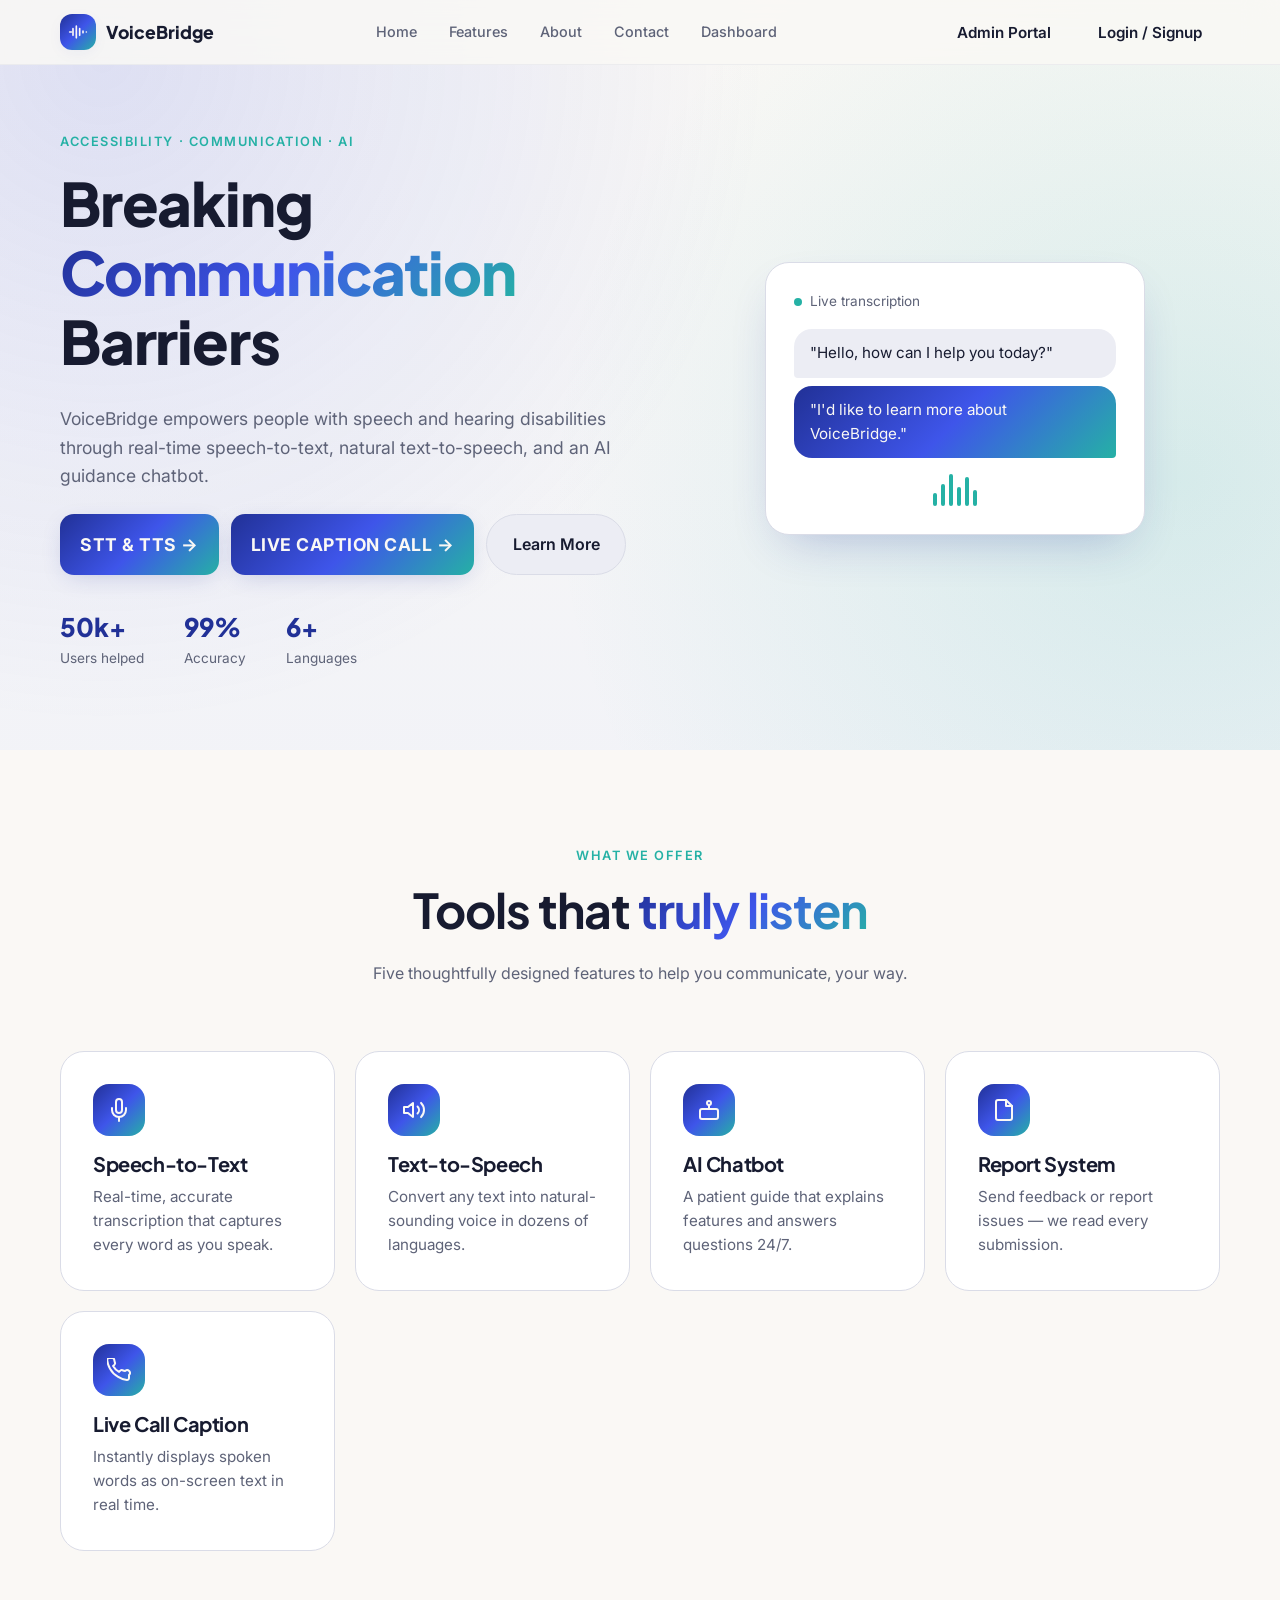
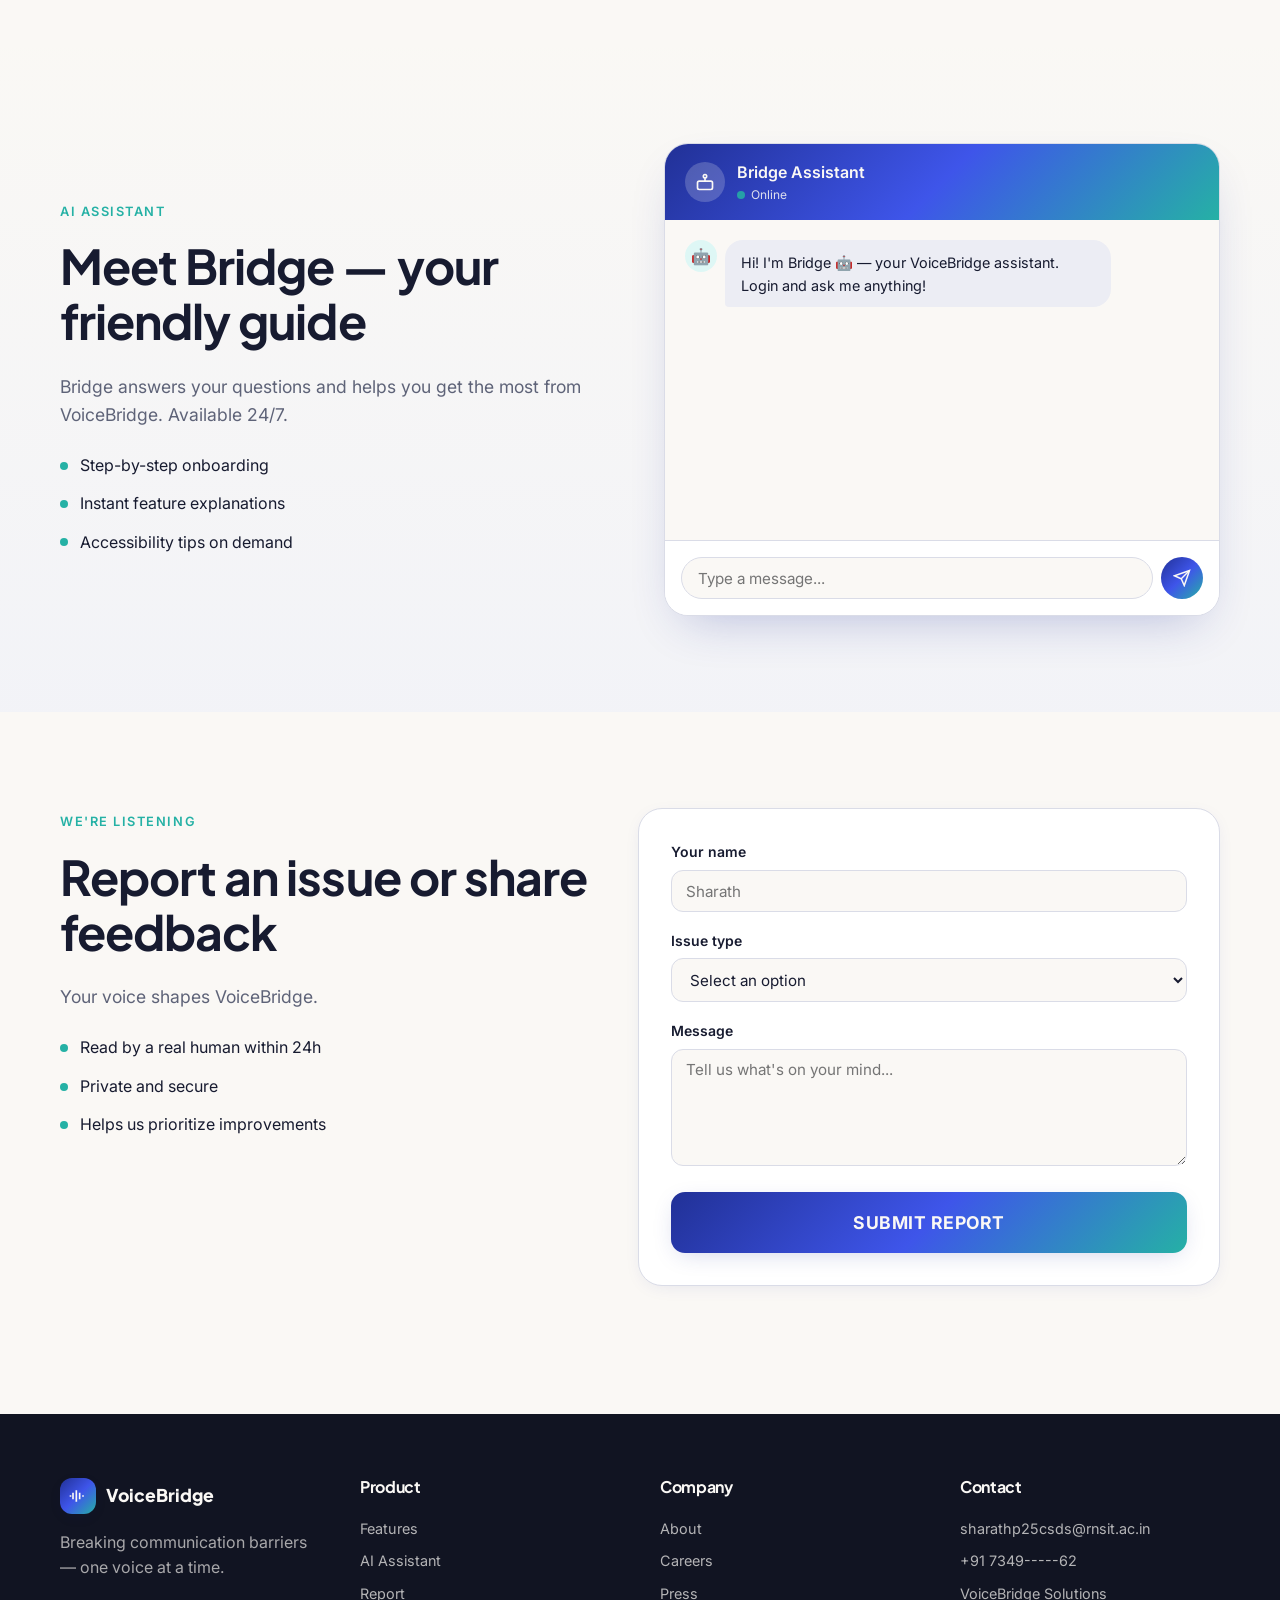
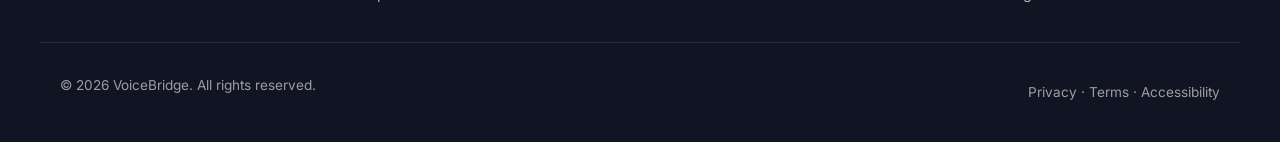
<file: frontend/index.html>
<!doctype html>
<html lang="en">

<head>
  <meta charset="UTF-8" />
  <meta name="viewport" content="width=device-width, initial-scale=1.0" />
  <title>VoiceBridge — Breaking Communication Barriers</title>
  <link rel="preconnect" href="https://fonts.googleapis.com" />
  <link rel="preconnect" href="https://fonts.gstatic.com" crossorigin />
  <link
    href="https://fonts.googleapis.com/css2?family=Plus+Jakarta+Sans:wght@500;600;700;800&family=Inter:wght@400;500;600&display=swap"
    rel="stylesheet" />
  <link rel="stylesheet" href="css/style.css" />
  <link rel="icon" href="data:,">
  <script src="js/vendor/peerjs.min.js"></script>
</head>

<body>

  <!-- NAVBAR -->
  <header class="navbar" id="home">
    <div class="container nav-inner">
      <a href="#home" class="brand">
        <span class="brand-logo" aria-hidden="true">
          <svg viewBox="0 0 24 24" fill="none" stroke="currentColor" stroke-width="2" stroke-linecap="round"
            stroke-linejoin="round">
            <path d="M2 12h2M6 8v8M10 5v14M14 8v8M18 11v2M22 12h0" />
          </svg>
        </span>
        VoiceBridge
      </a>
      <nav class="nav-links" id="navLinks">
        <a href="#Home" id="navHomeBtn">Home</a>
        <a href="#features">Features</a>
        <a href="#about">About</a>
        <a href="#contact">Contact</a>
        <a href="#userDashboard">Dashboard</a>
      </nav>
      <div class="nav-actions">
        <button class="btn btn-ghost" id="adminPortalBtn">Admin Portal</button>
        <button class="btn btn-ghost" id="navAuthBtn" data-open-auth="login">Log in / Sign up</button>
        <button class="btn btn-ghost" id="logoutBtn" style="display:none;color:red;">Logout</button>

      </div>
    </div>
  </header>

  <main>

    <!-- HERO -->
    <section class="hero" id="Home">
      <div class="hero-bg" aria-hidden="true"></div>
      <div class="container hero-grid">
        <div class="hero-copy">
          <span class="eyebrow">Accessibility · Communication · AI</span>
          <h1>Breaking <span class="text-gradient">Communication</span> Barriers</h1>
          <p class="lead">
            VoiceBridge empowers people with speech and hearing disabilities through real-time
            speech-to-text, natural text-to-speech, and an AI guidance chatbot.
          </p>
          <div class="hero-actions">
            <button class="btn btn-hero btn-lg" data-open-auth="signup">STT & TTS →</button>
            <button class="btn btn-hero btn-lg" id="openCallModal">Live Caption Call →</button>
            <a href="#features" class="btn btn-soft btn-lg">Learn More</a>
          </div>
          <div class="hero-stats">
            <div><strong>50k+</strong><span>Users helped</span></div>
            <div><strong>99%</strong><span>Accuracy</span></div>
            <div><strong>6+</strong><span>Languages</span></div>
          </div>
        </div>
        <div class="hero-visual">
          <div class="hero-card float">
            <div class="hero-card-header">
              <span class="dot live"></span> Live transcription
            </div>
            <p class="bubble">"Hello, how can I help you today?"</p>
            <p class="bubble alt">"I'd like to learn more about VoiceBridge."</p>
            <div class="wave">
              <span></span><span></span><span></span><span></span><span></span><span></span>
            </div>
          </div>
        </div>
      </div>
    </section>

    <!-- USER DASHBOARD -->
    <section class="dashboard-panel user-dashboard" id="userDashboard">
      <div class="container dashboard-grid">
        <div class="dashboard-card dashboard-hero">
          <span class="eyebrow">Welcome back</span>
          <h2 class="dashboard-greeting">Hi there, ready to bridge another conversation?</h2>
          <p>Access your tools quickly, resume your live caption sessions, and let Bridge help you communicate with
            confidence.</p>
          <div class="dashboard-actions">
            <button class="btn btn-hero btn-lg" id="dashboardSuiteBtn">Start Communication Suite</button>
            <!-- <button class="btn btn-soft btn-lg" id="dashboardCallBtn">Start Live Caption</button> -->
          </div>
        </div>
        <div class="dashboard-card">
          <!-- <div class="dashboard-metric">
            <strong id="recentTranscriptCount">0</strong>
            <span>Recent transcripts</span>
          </div> -->
          <div class="dashboard-metric">
            <strong><span id="dashboardUserEmail">you@example.com</span></strong>
            <span>Logged in as</span>
          </div>
          <div class="dashboard-metric">
            <strong>Bridge AI</strong>
            <span>Ready to guide you</span>
          </div>
          <div class="dashboard-metric">
            <strong>Fast access</strong>
            <span>One tap to your main tools</span>
          </div>
        </div>
      </div>
    </section>

    <!-- FEATURES -->
    <section class="features" id="features">
      <div class="container">
        <div class="section-head">
          <span class="eyebrow center">What we offer</span>
          <h2>Tools that <span class="text-gradient">truly listen</span></h2>
          <p>Five thoughtfully designed features to help you communicate, your way.</p>
        </div>
        <div class="feature-grid">
          <article class="feature-card">
            <div class="icon-wrap"><svg viewBox="0 0 24 24" fill="none" stroke="currentColor" stroke-width="2"
                stroke-linecap="round" stroke-linejoin="round">
                <path d="M12 1a3 3 0 0 0-3 3v8a3 3 0 0 0 6 0V4a3 3 0 0 0-3-3z" />
                <path d="M19 10v2a7 7 0 0 1-14 0v-2" />
                <line x1="12" y1="19" x2="12" y2="23" />
              </svg></div>
            <h3>Speech-to-Text</h3>
            <p>Real-time, accurate transcription that captures every word as you speak.</p>
          </article>
          <article class="feature-card">
            <div class="icon-wrap"><svg viewBox="0 0 24 24" fill="none" stroke="currentColor" stroke-width="2"
                stroke-linecap="round" stroke-linejoin="round">
                <polygon points="11 5 6 9 2 9 2 15 6 15 11 19 11 5" />
                <path d="M15.54 8.46a5 5 0 0 1 0 7.07" />
                <path d="M19.07 4.93a10 10 0 0 1 0 14.14" />
              </svg></div>
            <h3>Text-to-Speech</h3>
            <p>Convert any text into natural-sounding voice in dozens of languages.</p>
          </article>
          <article class="feature-card">
            <div class="icon-wrap"><svg viewBox="0 0 24 24" fill="none" stroke="currentColor" stroke-width="2"
                stroke-linecap="round" stroke-linejoin="round">
                <rect x="3" y="11" width="18" height="10" rx="2" />
                <circle cx="12" cy="5" r="2" />
                <path d="M12 7v4" />
              </svg></div>
            <h3>AI Chatbot</h3>
            <p>A patient guide that explains features and answers questions 24/7.</p>
          </article>
          <article class="feature-card">
            <div class="icon-wrap"><svg viewBox="0 0 24 24" fill="none" stroke="currentColor" stroke-width="2"
                stroke-linecap="round" stroke-linejoin="round">
                <path d="M14 2H6a2 2 0 0 0-2 2v16a2 2 0 0 0 2 2h12a2 2 0 0 0 2-2V8z" />
                <polyline points="14 2 14 8 20 8" />
              </svg></div>
            <h3>Report System</h3>
            <p>Send feedback or report issues — we read every submission.</p>
          </article>
          <article class="feature-card">
            <div class="icon-wrap"><svg viewBox="0 0 24 24" fill="none" stroke="currentColor" stroke-width="2"
                stroke-linecap="round" stroke-linejoin="round">
                <path
                  d="M22 16.92v3a2 2 0 01-2.18 2 19.79 19.79 0 01-8.63-3.07A19.5 19.5 0 013.07 10.8 19.79 19.79 0 01.22 2.18 2 2 0 012.22 0h3a2 2 0 012 1.72c.127.96.361 1.903.7 2.81a2 2 0 01-.45 2.11L6.09 7.91a16 16 0 006 6l1.27-1.27a2 2 0 012.11-.45c.907.339 1.85.573 2.81.7A2 2 0 0122 16.92z" />
              </svg></div>
            <h3>Live Call Caption</h3>
            <p>Instantly displays spoken words as on-screen text in real time.</p>
          </article>
        </div>
      </div>
    </section>

    <!-- CHATBOT -->
    <section class="chatbot-section" id="about">
      <div class="container chat-grid">
        <div>
          <span class="eyebrow">AI Assistant</span>
          <h2>Meet Bridge — your friendly guide</h2>
          <p class="lead">Bridge answers your questions and helps you get the most from VoiceBridge. Available 24/7.</p>
          <ul class="bullets">
            <li><span class="dot accent"></span> Step-by-step onboarding</li>
            <li><span class="dot accent"></span> Instant feature explanations</li>
            <li><span class="dot accent"></span> Accessibility tips on demand</li>
          </ul>
        </div>
        <div class="chat-window">
          <div class="chat-header">
            <div class="avatar">
              <svg viewBox="0 0 24 24" fill="none" stroke="currentColor" stroke-width="2">
                <rect x="3" y="11" width="18" height="10" rx="2" />
                <circle cx="12" cy="5" r="2" />
                <path d="M12 7v4" />
              </svg>
            </div>
            <div>
              <p class="name">Bridge Assistant</p>
              <p class="status"><span class="dot accent"></span> Online</p>
            </div>
          </div>
          <div class="chat-body" id="chatBody"></div>
          <form class="chat-form" id="chatForm">
            <input id="chatInput" type="text" placeholder="Type a message..." autocomplete="off" />
            <button type="submit" class="btn-icon" aria-label="Send">
              <svg viewBox="0 0 24 24" fill="none" stroke="currentColor" stroke-width="2">
                <line x1="22" y1="2" x2="11" y2="13" />
                <polygon points="22 2 15 22 11 13 2 9 22 2" />
              </svg>
            </button>
          </form>
        </div>
      </div>
    </section>

    <!-- CALL HISTORY -->
    <section class="report-section history-section" id="history" style="display:none;">
      <div class="container report-grid">
        <div>
          <span class="eyebrow">Call history</span>
          <h2>Review your recent caption sessions</h2>
          <p class="lead">Each saved session captures the other person, timestamps, duration, and full transcript
            history.</p>
          <div class="section-toolbar admin-table-actions">
            <input id="historySearch" type="search" placeholder="Search call history by name, ID, or language" />
            <div class="history-paging">
              <button class="btn btn-soft" id="historyPrevBtn" type="button">Previous</button>
              <button class="btn btn-soft" id="historyNextBtn" type="button">Next</button>
            </div>
          </div>
        </div>
        <div class="history-grid" id="historyList">
          <div class="history-empty" id="historyEmpty">No call history yet. End a live caption call to save a session.
          </div>
        </div>
      </div>
    </section>

    <!-- REPORT -->
    <section class="report-section" id="contact">
      <div class="container report-grid">
        <div>
          <span class="eyebrow">We're listening</span>
          <h2>Report an issue or share feedback</h2>
          <p class="lead">Your voice shapes VoiceBridge.</p>
          <ul class="bullets">
            <li><span class="dot accent"></span> Read by a real human within 24h</li>
            <li><span class="dot accent"></span> Private and secure</li>
            <li><span class="dot accent"></span> Helps us prioritize improvements</li>
          </ul>
        </div>
        <form class="report-card" id="reportForm" novalidate>
          <div class="field">
            <label for="r-name">Your name</label>
            <input id="r-name" name="name" type="text" placeholder="Sharath" maxlength="80" />
          </div>
          <div class="field">
            <label for="r-type">Issue type</label>
            <select id="r-type" name="type">
              <option value="">Select an option</option>
              <option>Bug report</option>
              <option>Feature request</option>
              <option>Accessibility concern</option>
              <option>General feedback</option>
            </select>
          </div>
          <div class="field">
            <label for="r-message">Message</label>
            <textarea id="r-message" name="message" rows="5" placeholder="Tell us what's on your mind..."
              maxlength="1000"></textarea>
          </div>
          <button type="submit" class="btn btn-hero btn-lg w-full">Submit Report</button>
        </form>
      </div>
    </section>

  </main>

  <!-- FOOTER -->
  <footer class="footer">
    <div class="container footer-grid">
      <div>
        <a href="#home" class="brand light">
          <span class="brand-logo"><svg viewBox="0 0 24 24" fill="none" stroke="currentColor" stroke-width="2">
              <path d="M2 12h2M6 8v8M10 5v14M14 8v8M18 11v2M22 12h0" />
            </svg></span>
          VoiceBridge
        </a>
        <p class="muted">Breaking communication barriers — one voice at a time.</p>
      </div>
      <div>
        <h4>Product</h4>
        <ul>
          <li><a href="#features">Features</a></li>
          <li><a href="#about">AI Assistant</a></li>
          <li><a href="#contact">Report</a></li>
        </ul>
      </div>
      <div>
        <h4>Company</h4>
        <ul>
          <li><a href="#">About</a></li>
          <li><a href="#">Careers</a></li>
          <li><a href="#">Press</a></li>
        </ul>
      </div>
      <div>
        <h4>Contact</h4>
        <ul class="muted">
          <li>sharathp25csds@rnsit.ac.in</li>
          <li>+91 7349-----62</li>
          <li>VoiceBridge Solutions</li>
        </ul>
      </div>
    </div>
    <div class="container copyright">
      <p>© <span id="year"></span> VoiceBridge. All rights reserved.</p>
      <div><a href="#">Privacy</a> · <a href="#">Terms</a> · <a href="#">Accessibility</a></div>
    </div>
  </footer>

  <!-- AUTH MODAL -->
  <div class="modal" id="authModal" inert>
    <div class="modal-backdrop" id="closeAuth"></div>
    <div class="modal-card" style="max-width:420px;width:100%;padding:32px;">
      <button class="modal-close" id="xCloseAuth" aria-label="Close">×</button>
      <h3 id="authTitle" style="margin-bottom:24px;">Login to VoiceBridge</h3>
      <div id="authError" style="color:red;margin-bottom:12px;font-size:14px;display:none;"></div>
      <div id="nameField" class="field" style="display:none;">
        <label for="authName">Your name</label>
        <input id="authName" type="text" placeholder="Sharath" />
      </div>
      <div class="field">
        <label for="authEmail">Email</label>
        <input id="authEmail" type="email" placeholder="you@email.com" />
      </div>
      <div class="field">
        <label for="authPassword">Password</label>
        <input id="authPassword" type="password" placeholder="••••••••" />
      </div>
      <button class="btn btn-hero btn-lg w-full" id="authSubmitBtn">Login</button>
      <p style="text-align:center;margin-top:16px;font-size:14px;">
        <span id="authSwitchText">Don't have an account?</span>
        <a href="#" id="authSwitchBtn" style="color:var(--accent);margin-left:6px;">Sign up</a>
      </p>
    </div>
  </div>

  <!-- LIVE CAPTION CALL MODAL -->
  <div class="modal" id="callModal" inert>
    <div class="modal-backdrop" id="closeCall"></div>
    <div class="modal-card call-modal-card">
      <button class="modal-close" id="xCloseCall" aria-label="Close">×</button>
      <div class="call-modal-header">
        <div class="call-header-icon">
          <svg viewBox="0 0 24 24" fill="none" stroke="currentColor" stroke-width="2" stroke-linecap="round"
            stroke-linejoin="round">
            <path
              d="M22 16.92v3a2 2 0 01-2.18 2 19.79 19.79 0 01-8.63-3.07A19.5 19.5 0 013.07 10.8 19.79 19.79 0 01.22 2.18 2 2 0 012.22 0h3a2 2 0 012 1.72c.127.96.361 1.903.7 2.81a2 2 0 01-.45 2.11L6.09 7.91a16 16 0 006 6l1.27-1.27a2 2 0 012.11-.45c.907.339 1.85.573 2.81.7A2 2 0 0122 16.92z" />
          </svg>
        </div>
        <div>
          <h3 class="call-modal-title">Live Caption Call</h3>
          <p class="call-modal-subtitle">Real-time captions for both speakers</p>
        </div>
      </div>
      <div class="call-section">
        <label class="call-label">Your Peer ID — share this with the other person</label>
        <div class="peer-id-row">
          <span class="peer-id-display" id="myPeerId">Generating...</span>
          <button class="btn-copy" id="copyPeerIdBtn">Copy</button>
        </div>
      </div>
      <div class="call-section">
        <label class="call-label">Other person / Contact name</label>
        <input type="text" id="contactNameInput" class="peer-input" placeholder="Enter a contact name" />
      </div>
      <div class="call-section">
        <label class="call-label">Enter their Peer ID to call</label>
        <div class="peer-input-row">
          <input type="text" id="remotePeerIdInput" class="peer-input" placeholder="Paste their peer ID here..." />
          <button class="btn btn-hero call-start-btn" id="startCallBtn">Call</button>
        </div>
      </div>
      <div class="call-section">
        <label class="call-label" for="callLang">Caption Language</label>
        <select id="callLang" class="peer-input">
          <option value="en-IN">🇮🇳 English (India)</option>
          <option value="hi-IN">🇮🇳 Hindi</option>
          <option value="kn-IN">🇮🇳 Kannada</option>
          <option value="ta-IN">🇮🇳 Tamil</option>
          <option value="te-IN">🇮🇳 Telugu</option>
          <option value="ml-IN">🇮🇳 Malayalam</option>
        </select>
      </div>
      <div class="call-status-bar" id="callStatusBar">
        <span class="call-status-dot" id="callStatusDot"></span>
        <span id="callStatusText">Ready — waiting for a call</span>
      </div>
      <div class="captions-area">
        <div class="caption-box">
          <div class="caption-box-header you"><span class="caption-dot you"></span> Speaker 1(you)</div>
          <div class="caption-text" id="youCaption"><span class="caption-placeholder">Speaker 1 captions appear
              here...</span></div>
        </div>
        <div class="caption-box">
          <div class="caption-box-header them"><span class="caption-dot them"></span> Speaker 2</div>
          <div class="caption-text" id="themCaption"><span class="caption-placeholder">Speaker 2 captions appear
              here...</span></div>
        </div>
      </div>
      <div class="call-controls">
        <button class="call-ctrl-btn" id="muteBtn">
          <svg viewBox="0 0 24 24" fill="none" stroke="currentColor" stroke-width="2" stroke-linecap="round"
            stroke-linejoin="round" width="20" height="20">
            <path d="M12 1a3 3 0 00-3 3v8a3 3 0 006 0V4a3 3 0 00-3-3z" />
            <path d="M19 10v2a7 7 0 01-14 0v-2" />
            <line x1="12" y1="19" x2="12" y2="23" />
            <line x1="8" y1="23" x2="16" y2="23" />
          </svg>
          <span>Mute</span>
        </button>
        <button class="call-ctrl-btn danger" id="hangUpBtn">
          <svg viewBox="0 0 24 24" fill="none" stroke="currentColor" stroke-width="2" stroke-linecap="round"
            stroke-linejoin="round" width="20" height="20">
            <path
              d="M10.68 13.31a16 16 0 003.41 2.6l1.27-1.27a2 2 0 012.11-.45c.907.339 1.85.573 2.81.7A2 2 0 0122 16.92v3a2 2 0 01-2.18 2 19.79 19.79 0 01-8.63-3.07 19.42 19.42 0 01-3.33-2.67m-2.67-3.34a19.79 19.79 0 01-3.07-8.63A2 2 0 012.22 2h3a2 2 0 012 1.72c.127.96.361 1.903.7 2.81a2 2 0 01-.45 2.11L6.09 9.91" />
            <line x1="23" y1="1" x2="1" y2="23" />
          </svg>
          <span>Hang Up</span>
        </button>
        <button class="call-ctrl-btn" id="micToggleBtn">
          <svg viewBox="0 0 24 24" fill="none" stroke="currentColor" stroke-width="2" stroke-linecap="round"
            stroke-linejoin="round" width="20" height="20">
            <path d="M12 1a3 3 0 00-3 3v8a3 3 0 006 0V4a3 3 0 00-3-3z" />
            <path d="M19 10v2a7 7 0 01-14 0v-2" />
            <line x1="12" y1="19" x2="12" y2="23" />
            <line x1="8" y1="23" x2="16" y2="23" />
          </svg>
          <span>Mic On</span>
        </button>
        <button class="call-ctrl-btn" id="toggleCaptionThemeBtn" type="button">
          <svg viewBox="0 0 24 24" fill="none" stroke="currentColor" stroke-width="2" stroke-linecap="round"
            stroke-linejoin="round" width="20" height="20">
            <circle cx="12" cy="12" r="5" />
            <path
              d="M12 1v2M12 21v2M4.22 4.22l1.42 1.42M18.36 18.36l1.42 1.42M1 12h2M21 12h2M4.22 19.78l1.42-1.42M18.36 5.64l1.42-1.42" />
          </svg>
          <span>Dark mode</span>
        </button>
      </div>
      <audio id="remoteAudio" autoplay></audio>
    </div>
  </div>

  <!-- HISTORY VIEWER MODAL -->
  <div class="modal" id="historyModal" inert>
    <div class="modal-backdrop" id="closeHistory"></div>
    <div class="modal-card wide history-viewer-card">
      <button class="modal-close" id="xCloseHistory" aria-label="Close">×</button>
      <div class="modal-header">
        <span class="header-icon">🗂️</span>
        <div>
          <h3 id="historyModalTitle">Session transcript</h3>
          <p id="historyModalSubtitle">Full conversation history with timestamps</p>
        </div>
      </div>
      <div class="section-toolbar admin-table-actions" style="margin-bottom:1rem;">
        <button class="btn btn-soft" id="exportTranscriptBtn" type="button">Export as TXT</button>
        <button class="btn btn-ghost" id="deleteHistoryBtn" type="button">Delete history</button>
      </div>
      <div class="history-meta-row">
        <span class="badge" id="historyContactBadge"></span>
        <span class="badge" id="historyDurationBadge"></span>
        <span class="badge" id="historyLanguageBadge"></span>
        <span class="badge" id="historyTimeBadge"></span>
      </div>
      <div class="conversation-view" id="conversationView"></div>
    </div>
  </div>

  <!-- COMMUNICATION SUITE MODAL -->
  <div class="modal" id="commModal" inert>
    <div class="modal-backdrop" id="closeComm"></div>
    <div class="modal-card wide">
      <button class="modal-close" id="xClose" aria-label="Close">×</button>
      <div class="modal-header">
        <span class="header-icon">💬</span>
        <h3>Communication Suite</h3>
      </div>
      <div style="display:flex;flex-direction:column;width:100%;">
        <div style="height:1px;background-color:#e0e0e0;margin:0px;"></div>
        <div class="tabs">
          <button class="tab active" data-tab="stt"><span class="icon">🎙️</span> Speech-to-Text</button>
          <button class="tab" data-tab="tts"><span class="icon">🔊</span> Text-to-Speech</button>
        </div>
        <div id="stttool" class="tool-content">
          <div class="field">
            <label><span class="pulse-dot"></span> Live Transcription</label>
            <div id="sttOutput" class="display-box">
              <div class="placeholder-text">Click the mic to start listening...</div>
            </div>
          </div>
          <div class="lang-selector">
            <label for="sttLang">🌐 Select Language</label>
            <select id="sttLang">
              <option value="en-IN">🇮🇳 English (India)</option>
              <option value="hi-IN">🇮🇳 Hindi</option>
              <option value="kn-IN">🇮🇳 Kannada</option>
              <option value="ta-IN">🇮🇳 Tamil</option>
              <option value="te-IN">🇮🇳 Telugu</option>
              <option value="ml-IN">🇮🇳 Malayalam</option>
            </select>
          </div>
          <button id="micBtn" class="btn btn-hero w-full">
            <span class="btn-icon">🎤</span><span class="btn-text">Start Listening</span>
          </button>
        </div>
        <div id="ttstool" class="tool-content" hidden>
          <div class="field">
            <label for="ttsInput"><span>✍️</span> Type what you want to say</label>
            <textarea id="ttsInput" rows="4" placeholder="Hello, I would like to order..."></textarea>
          </div>
          <div class="lang-selector">
            <label for="ttsLang">🌐 Select Language</label>
            <select id="ttsLang">
              <option value="en-IN">🇮🇳 English (India)</option>
              <option value="hi-IN">🇮🇳 Hindi</option>
              <option value="kn-IN">🇮🇳 Kannada</option>
              <option value="ta-IN">🇮🇳 Tamil</option>
              <option value="te-IN">🇮🇳 Telugu</option>
              <option value="ml-IN">🇮🇳 Malayalam</option>
            </select>
          </div>
          <button id="speakBtn" class="btn btn-hero w-full">
            <span class="btn-icon">📣</span><span class="btn-text">Speak Out Loud</span>
          </button>
        </div>
      </div>
    </div>
  </div>

  <div class="toast" id="toast" role="status"></div>
  <script src="js/new.js"></script>
</body>

</html>
<!-- # 1. Prepare all changed files for the update
git add .

# 2. Save the changes with a descriptive note
git commit -m "Added divider line and finalized Phase 3 call logic"

# 3. Upload the changes to GitHub
git push origin main 
# 1. Stage the changes
git add .

# 2. Commit the changes (This 'creates' the branch history)
git commit -m "Finalizing Phase 3"

# 3. Rename the branch to main (to be sure)
git branch -M main

# 4. Push again
git push -u origin main

# 1. Force Git to see your changes
git add .

# 2. Save the changes (If this step fails, you have nothing to push!)
git commit -m "Update Phase 3 UI"

# 3. Force the branch name to 'main'
git branch -M main

# 4. Connect to your GitHub (Just in case the link was lost)
# Replace <YOUR-GITHUB-URL> with your actual repo link (e.g., https://github.com/user/repo.git)
git remote add origin <https://github.com/sharathp25csds/Voice-bridge>

# 5. Push it
git push -u origin main-->
</file>
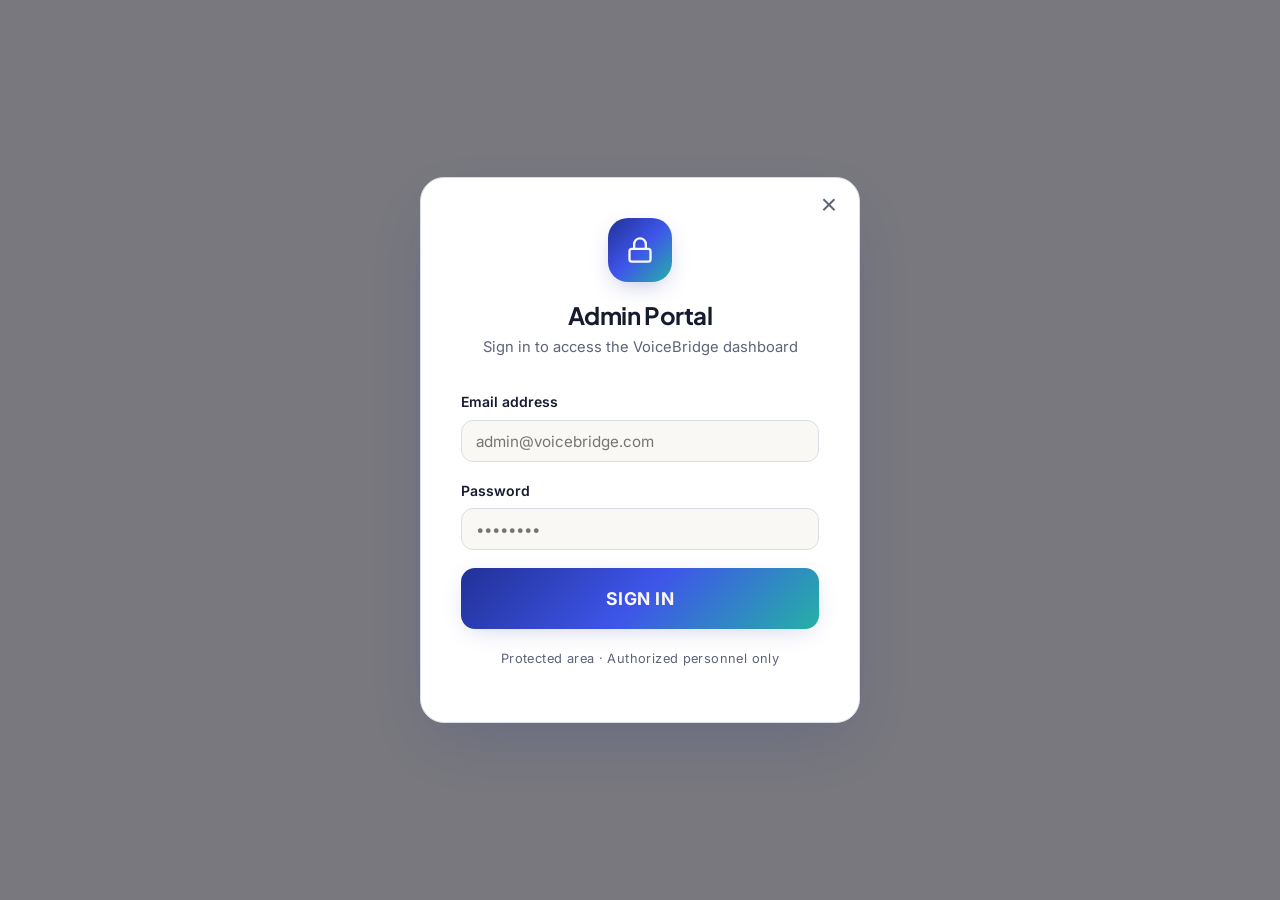
<file: frontend/admin.html>
<!DOCTYPE html>
<html lang="en">
<head>
  <meta charset="UTF-8" />
  <meta name="viewport" content="width=device-width, initial-scale=1.0" />
  <title>VoiceBridge Admin Portal</title>
  <meta name="description" content="VoiceBridge Admin Portal — Manage users, monitor activity, review reports and inspect the database." />
  <link rel="preconnect" href="https://fonts.googleapis.com" />
  <link rel="preconnect" href="https://fonts.gstatic.com" crossorigin />
  <link href="https://fonts.googleapis.com/css2?family=Plus+Jakarta+Sans:wght@500;600;700;800&family=Inter:wght@400;500;600&display=swap" rel="stylesheet" />
  <link rel="stylesheet" href="css/style.css" />
  <link rel="stylesheet" href="css/admin_portal_enhancements.css" />
</head>
<body>

  <!-- ADMIN LOGIN MODAL -->
  <div class="modal" id="adminLoginModal" aria-hidden="false" style="display: flex;">
    <div class="modal-backdrop" id="closeAdminLogin"></div>
    <div class="modal-card admin-login-card">
      <button class="modal-close" id="xCloseAdminLogin" aria-label="Close">×</button>
      <div class="admin-login-header">
        <div class="admin-login-icon">
          <svg viewBox="0 0 24 24" fill="none" stroke="currentColor" stroke-width="2" stroke-linecap="round" stroke-linejoin="round">
            <rect x="3" y="11" width="18" height="11" rx="2" ry="2"/>
            <path d="M7 11V7a5 5 0 0 1 10 0v4"/>
          </svg>
        </div>
        <h3>Admin Portal</h3>
        <p class="admin-login-subtitle">Sign in to access the VoiceBridge dashboard</p>
      </div>
      <div class="field">
        <label for="adminEmail">Email address</label>
        <input type="email" id="adminEmail" placeholder="admin@voicebridge.com" />
      </div>
      <div class="field">
        <label for="adminPassword">Password</label>
        <input type="password" id="adminPassword" placeholder="••••••••" />
      </div>
      <div id="adminError" class="error-message" style="display: none;"></div>
      <button class="btn btn-hero btn-lg w-full" id="adminLoginBtn">
        <span class="btn-text">Sign In</span>
        <span class="btn-loader" style="display:none;"></span>
      </button>
      <p class="admin-login-footer">Protected area · Authorized personnel only</p>
    </div>
  </div>

  <!-- ADMIN DASHBOARD -->
  <div id="adminDashboard" style="display: none;">

    <!-- TOP NAV BAR -->
    <div class="admin-navbar">
      <div class="container nav-inner">
        <a href="index.html" class="brand">
          <span class="brand-logo" aria-hidden="true">
            <svg viewBox="0 0 24 24" fill="none" stroke="currentColor" stroke-width="2" stroke-linecap="round" stroke-linejoin="round"><path d="M2 12h2M6 8v8M10 5v14M14 8v8M18 11v2M22 12h0"/></svg>
          </span>
          VoiceBridge Admin
        </a>
        <div class="nav-actions" style="display:flex;">
          <button class="btn btn-ghost" id="adminLogoutBtn" style="color:hsl(0 75% 55%);">
            <svg viewBox="0 0 24 24" fill="none" stroke="currentColor" stroke-width="2" stroke-linecap="round" stroke-linejoin="round" width="18" height="18"><path d="M9 21H5a2 2 0 0 1-2-2V5a2 2 0 0 1 2-2h4"/><polyline points="16 17 21 12 16 7"/><line x1="21" y1="12" x2="9" y2="12"/></svg>
            Logout
          </button>
        </div>
      </div>
    </div>

    <!-- ADMIN LAYOUT -->
    <div class="admin-layout">

      <!-- SIDEBAR -->
      <aside class="admin-sidebar">
        <nav class="sidebar-nav">
          <a href="#dashboard" class="sidebar-link active" data-section="dashboard">
            <span class="sidebar-icon">
              <svg viewBox="0 0 24 24" fill="none" stroke="currentColor" stroke-width="2" stroke-linecap="round" stroke-linejoin="round" width="20" height="20"><rect x="3" y="3" width="7" height="7"/><rect x="14" y="3" width="7" height="7"/><rect x="14" y="14" width="7" height="7"/><rect x="3" y="14" width="7" height="7"/></svg>
            </span>
            <span class="sidebar-label">Dashboard</span>
          </a>
          <a href="#users" class="sidebar-link" data-section="users">
            <span class="sidebar-icon">
              <svg viewBox="0 0 24 24" fill="none" stroke="currentColor" stroke-width="2" stroke-linecap="round" stroke-linejoin="round" width="20" height="20"><path d="M17 21v-2a4 4 0 0 0-4-4H5a4 4 0 0 0-4 4v2"/><circle cx="9" cy="7" r="4"/><path d="M23 21v-2a4 4 0 0 0-3-3.87"/><path d="M16 3.13a4 4 0 0 1 0 7.75"/></svg>
            </span>
            <span class="sidebar-label">Users</span>
          </a>
          <a href="#transcripts" class="sidebar-link" data-section="transcripts">
            <span class="sidebar-icon">
              <svg viewBox="0 0 24 24" fill="none" stroke="currentColor" stroke-width="2" stroke-linecap="round" stroke-linejoin="round" width="20" height="20"><path d="M14 2H6a2 2 0 0 0-2 2v16a2 2 0 0 0 2 2h12a2 2 0 0 0 2-2V8z"/><polyline points="14 2 14 8 20 8"/><line x1="16" y1="13" x2="8" y2="13"/><line x1="16" y1="17" x2="8" y2="17"/></svg>
            </span>
            <span class="sidebar-label">Transcripts</span>
          </a>
          <a href="#chats" class="sidebar-link" data-section="chats">
            <span class="sidebar-icon">
              <svg viewBox="0 0 24 24" fill="none" stroke="currentColor" stroke-width="2" stroke-linecap="round" stroke-linejoin="round" width="20" height="20"><path d="M21 15a2 2 0 0 1-2 2H7l-4 4V5a2 2 0 0 1 2-2h14a2 2 0 0 1 2 2z"/></svg>
            </span>
            <span class="sidebar-label">Chats</span>
          </a>
          <a href="#reports" class="sidebar-link" data-section="reports">
            <span class="sidebar-icon">
              <svg viewBox="0 0 24 24" fill="none" stroke="currentColor" stroke-width="2" stroke-linecap="round" stroke-linejoin="round" width="20" height="20"><path d="M10.29 3.86L1.82 18a2 2 0 0 0 1.71 3h16.94a2 2 0 0 0 1.71-3L13.71 3.86a2 2 0 0 0-3.42 0z"/><line x1="12" y1="9" x2="12" y2="13"/><line x1="12" y1="17" x2="12.01" y2="17"/></svg>
            </span>
            <span class="sidebar-label">Reports</span>
          </a>
        </nav>
      </aside>

      <!-- MAIN CONTENT -->
      <main class="admin-main">

        <!-- ══════════ DASHBOARD SECTION ══════════ -->
        <div id="dashboard-section" class="admin-section active">
          <div class="admin-dashboard-hero">
            <div class="dashboard-card admin-welcome-card">
              <span class="admin-hero-tag">Admin overview</span>
              <h2>Secure admin insights</h2>
              <p class="admin-hero-description">Use this portal to review user activity, monitor live caption usage, and audit reports without changing any current behavior.</p>
              <div class="admin-table-actions">
                <button class="btn btn-soft" data-section="users">
                  <svg viewBox="0 0 24 24" fill="none" stroke="currentColor" stroke-width="2" width="16" height="16"><path d="M17 21v-2a4 4 0 0 0-4-4H5a4 4 0 0 0-4 4v2"/><circle cx="9" cy="7" r="4"/></svg>
                  View users
                </button>
                <button class="btn btn-soft" data-section="transcripts">
                  <svg viewBox="0 0 24 24" fill="none" stroke="currentColor" stroke-width="2" width="16" height="16"><path d="M14 2H6a2 2 0 0 0-2 2v16a2 2 0 0 0 2 2h12a2 2 0 0 0 2-2V8z"/><polyline points="14 2 14 8 20 8"/></svg>
                  View transcripts
                </button>
              </div>
            </div>
            <div class="admin-action-grid">
              <div class="admin-action-card">
                <div class="action-card-icon trusted">
                  <svg viewBox="0 0 24 24" fill="none" stroke="currentColor" stroke-width="2" width="24" height="24"><path d="M12 22s8-4 8-10V5l-8-3-8 3v7c0 6 8 10 8 10z"/></svg>
                </div>
                <h4>Trusted access</h4>
                <p>Admin login is secured with token validation and session checks.</p>
              </div>
              <div class="admin-action-card">
                <div class="action-card-icon stats">
                  <svg viewBox="0 0 24 24" fill="none" stroke="currentColor" stroke-width="2" width="24" height="24"><line x1="18" y1="20" x2="18" y2="10"/><line x1="12" y1="20" x2="12" y2="4"/><line x1="6" y1="20" x2="6" y2="14"/></svg>
                </div>
                <h4>Quick stats</h4>
                <p>Track your key metrics in one glance with fast updates.</p>
              </div>
              <div class="admin-action-card">
                <div class="action-card-icon export">
                  <svg viewBox="0 0 24 24" fill="none" stroke="currentColor" stroke-width="2" width="24" height="24"><path d="M21 15v4a2 2 0 0 1-2 2H5a2 2 0 0 1-2-2v-4"/><polyline points="7 10 12 15 17 10"/><line x1="12" y1="15" x2="12" y2="3"/></svg>
                </div>
                <h4>Audit ready</h4>
                <p>Export any table to CSV for safe offline review.</p>
              </div>
            </div>
          </div>

          <div class="stats-grid">
            <div class="stat-card">
              <div class="stat-card-icon users-icon">
                <svg viewBox="0 0 24 24" fill="none" stroke="currentColor" stroke-width="2" width="24" height="24"><path d="M17 21v-2a4 4 0 0 0-4-4H5a4 4 0 0 0-4 4v2"/><circle cx="9" cy="7" r="4"/></svg>
              </div>
              <div class="stat-card-info">
                <h3>Total Users</h3>
                <div class="stat-value" id="totalUsers">
                  <span class="stat-loader"></span>
                </div>
              </div>
            </div>
            <div class="stat-card">
              <div class="stat-card-icon calls-icon">
                <svg viewBox="0 0 24 24" fill="none" stroke="currentColor" stroke-width="2" width="24" height="24"><path d="M22 16.92v3a2 2 0 01-2.18 2 19.79 19.79 0 01-8.63-3.07A19.5 19.5 0 013.07 10.8 19.79 19.79 0 01.22 2.18 2 2 0 012.22 0h3a2 2 0 012 1.72 12.84 12.84 0 00.7 2.81 2 2 0 01-.45 2.11L6.09 7.91a16 16 0 006 6l1.27-1.27a2 2 0 012.11-.45 12.84 12.84 0 002.81.7A2 2 0 0122 16.92z"/></svg>
              </div>
              <div class="stat-card-info">
                <h3>Total Calls</h3>
                <div class="stat-value" id="totalCalls">
                  <span class="stat-loader"></span>
                </div>
              </div>
            </div>
            <div class="stat-card">
              <div class="stat-card-icon chats-icon">
                <svg viewBox="0 0 24 24" fill="none" stroke="currentColor" stroke-width="2" width="24" height="24"><path d="M21 15a2 2 0 0 1-2 2H7l-4 4V5a2 2 0 0 1 2-2h14a2 2 0 0 1 2 2z"/></svg>
              </div>
              <div class="stat-card-info">
                <h3>Total Chats</h3>
                <div class="stat-value" id="totalChats">
                  <span class="stat-loader"></span>
                </div>
              </div>
            </div>
            <div class="stat-card">
              <div class="stat-card-icon reports-icon">
                <svg viewBox="0 0 24 24" fill="none" stroke="currentColor" stroke-width="2" width="24" height="24"><path d="M10.29 3.86L1.82 18a2 2 0 0 0 1.71 3h16.94a2 2 0 0 0 1.71-3L13.71 3.86a2 2 0 0 0-3.42 0z"/><line x1="12" y1="9" x2="12" y2="13"/><line x1="12" y1="17" x2="12.01" y2="17"/></svg>
              </div>
              <div class="stat-card-info">
                <h3>Total Reports</h3>
                <div class="stat-value" id="totalReports">
                  <span class="stat-loader"></span>
                </div>
              </div>
            </div>
          </div>
        </div>

        <!-- ══════════ USERS SECTION ══════════ -->
        <div id="users-section" class="admin-section">
          <div class="section-header">
            <h2>Users</h2>
            <p class="section-subtitle">Manage and view all registered users</p>
          </div>
          <div class="section-toolbar admin-table-actions">
            <input id="usersSearch" type="search" placeholder="🔍 Search users by name or email" />
            <span class="result-count" id="usersCount"></span>
          </div>
          <div class="data-table-wrapper">
            <div class="data-table">
              <table id="usersTable">
                <thead>
                  <tr>
                    <th>User Name</th>
                    <th>User Email</th>
                    <th>Joined Date</th>
                    <th>Joined Time</th>
                  </tr>
                </thead>
                <tbody>
                  <tr class="empty-state"><td colspan="4">
                    <div class="empty-state-inline">
                      <svg viewBox="0 0 24 24" fill="none" stroke="currentColor" stroke-width="1.5" width="40" height="40"><path d="M17 21v-2a4 4 0 0 0-4-4H5a4 4 0 0 0-4 4v2"/><circle cx="9" cy="7" r="4"/></svg>
                      <span>No users found</span>
                    </div>
                  </td></tr>
                </tbody>
              </table>
            </div>
          </div>
        </div>

        <!-- ══════════ TRANSCRIPTS SECTION ══════════ -->
        <div id="transcripts-section" class="admin-section">
          <div class="section-header">
            <h2>Transcripts</h2>
            <p class="section-subtitle">View all call transcripts and session details</p>
          </div>
          <div class="section-toolbar admin-table-actions">
            <input id="transcriptsSearch" type="search" placeholder="🔍 Filter transcripts by user, peer ID, or text" />
            <span class="result-count" id="transcriptsCount"></span>
          </div>
          <div class="data-table-wrapper">
            <div class="data-table">
              <table id="transcriptsTable">
                <thead>
                  <tr>
                    <th>User ID</th>
                    <th>User Name</th>
                    <th>Session Duration</th>
                    <th>Start Time</th>
                    <th>End Time</th>
                    <th>Feature Used</th>
                    <th>Transcript Date</th>
                  </tr>
                </thead>
                <tbody>
                  <tr class="empty-state"><td colspan="7">
                    <div class="empty-state-inline">
                      <svg viewBox="0 0 24 24" fill="none" stroke="currentColor" stroke-width="1.5" width="40" height="40"><path d="M14 2H6a2 2 0 0 0-2 2v16a2 2 0 0 0 2 2h12a2 2 0 0 0 2-2V8z"/><polyline points="14 2 14 8 20 8"/></svg>
                      <span>No transcripts found</span>
                    </div>
                  </td></tr>
                </tbody>
              </table>
            </div>
          </div>
        </div>

        <!-- ══════════ CHATS SECTION ══════════ -->
        <div id="chats-section" class="admin-section">
          <div class="section-header">
            <h2>Chats</h2>
            <p class="section-subtitle">Monitor all chat conversations with Bridge AI</p>
          </div>
          <div class="section-toolbar admin-table-actions">
            <input id="chatsSearch" type="search" placeholder="🔍 Search chats by user, role, or message" />
            <span class="result-count" id="chatsCount"></span>
          </div>
          <div class="data-table-wrapper">
            <div class="data-table">
              <table id="chatsTable">
                <thead>
                  <tr>
                    <th>ID</th>
                    <th>User</th>
                    <th>Role</th>
                    <th>Message</th>
                    <th>Time</th>
                  </tr>
                </thead>
                <tbody>
                  <tr class="empty-state"><td colspan="5">
                    <div class="empty-state-inline">
                      <svg viewBox="0 0 24 24" fill="none" stroke="currentColor" stroke-width="1.5" width="40" height="40"><path d="M21 15a2 2 0 0 1-2 2H7l-4 4V5a2 2 0 0 1 2-2h14a2 2 0 0 1 2 2z"/></svg>
                      <span>No chats found</span>
                    </div>
                  </td></tr>
                </tbody>
              </table>
            </div>
          </div>
        </div>

        <!-- ══════════ REPORTS SECTION ══════════ -->
        <div id="reports-section" class="admin-section">
          <div class="section-header">
            <h2>User Reports</h2>
            <p class="section-subtitle">Review and manage user-reported issues and feedback</p>
          </div>
          <div class="section-toolbar admin-table-actions">
            <select id="reportStatusFilter" class="filter-select">
              <option value="">All Status</option>
              <option value="Pending">⏳ Pending</option>
              <option value="Verified">✓ Verified</option>
              <option value="Resolved">✓✓ Resolved</option>
            </select>
            <button class="btn btn-hero" id="refreshReportsBtn">
              <svg viewBox="0 0 24 24" fill="none" stroke="currentColor" stroke-width="2" width="16" height="16"><polyline points="23 4 23 10 17 10"/><path d="M20.49 15a9 9 0 1 1-2.12-9.36L23 10"/></svg>
              Refresh
            </button>
            <span class="result-count" id="reportsCount"></span>
          </div>
          <div class="data-table-wrapper">
            <div class="data-table">
              <table id="reportsTable">
                <thead>
                  <tr>
                    <th>Report ID</th>
                    <th>User Name</th>
                    <th>User Email</th>
                    <th>Report Title</th>
                    <th>Report Description</th>
                    <th>Submitted Date & Time</th>
                    <th>Report Status</th>
                    <th>Actions</th>
                  </tr>
                </thead>
                <tbody id="reportsTableBody">
                  <tr class="empty-state"><td colspan="8">
                    <div class="empty-state-inline">
                      <svg viewBox="0 0 24 24" fill="none" stroke="currentColor" stroke-width="1.5" width="40" height="40"><path d="M10.29 3.86L1.82 18a2 2 0 0 0 1.71 3h16.94a2 2 0 0 0 1.71-3L13.71 3.86a2 2 0 0 0-3.42 0z"/><line x1="12" y1="9" x2="12" y2="13"/><line x1="12" y1="17" x2="12.01" y2="17"/></svg>
                      <span>No reports found</span>
                    </div>
                  </td></tr>
                </tbody>
              </table>
            </div>
          </div>
        </div>

      </main>
    </div>
  </div>

  <!-- TOAST CONTAINER -->
  <div id="toastContainer" class="toast-container"></div>

  <script src="js/admin.js"></script>
</body>
</html>
</file>
<file: frontend/css/style.css>
/* =========================================
   VOICEBRIDGE — DESIGN TOKENS (HSL)
   ========================================= */

:root {
  --background: 40 33% 97%;
  --foreground: 230 35% 14%;
  --card: 0 0% 100%;
  --muted: 230 20% 94%;
  --muted-foreground: 230 12% 42%;
  --primary: 232 64% 36%;
  --primary-glow: 232 80% 58%;
  --primary-foreground: 40 33% 97%;
  --secondary: 230 25% 94%;
  --accent: 175 65% 42%;
  --accent-soft: 175 60% 92%;
  --border: 230 20% 88%;
  --destructive: 0 75% 55%;
  --radius: 1rem;

  --gradient-hero: linear-gradient(135deg, hsl(232 64% 36%) 0%, hsl(232 80% 58%) 50%, hsl(175 65% 42%) 100%);
  --gradient-soft: linear-gradient(180deg, hsl(40 33% 97%) 0%, hsl(230 25% 96%) 100%);
  --shadow-soft: 0 4px 20px -8px hsl(232 64% 36% / .15);
  --shadow-elegant: 0 20px 50px -20px hsl(232 64% 36% / .3);
  --transition: all .3s cubic-bezier(.4, 0, .2, 1);
}

/* =========================================
   BASE STYLES
   ========================================= */

* {
  box-sizing: border-box;
}

html {
  scroll-behavior: smooth;
}

body {
  margin: 0;
  font-family: 'Inter', system-ui, -apple-system, sans-serif;
  background: hsl(var(--background));
  color: hsl(var(--foreground));
  -webkit-font-smoothing: antialiased;
  line-height: 1.6;
}

h1,
h2,
h3,
h4 {
  font-family: 'Plus Jakarta Sans', sans-serif;
  letter-spacing: -.02em;
  line-height: 1.15;
  margin: 0 0 .5em;
}

h1 {
  font-size: clamp(2.25rem, 5vw, 3.75rem);
  font-weight: 800;
}

h2 {
  font-size: clamp(1.85rem, 4vw, 3rem);
  font-weight: 700;
}

h3 {
  font-size: 1.25rem;
  font-weight: 700;
}

p {
  margin: 0 0 1em;
}

a {
  color: inherit;
  text-decoration: none;
}

/* =========================================
   UTILITIES
   ========================================= */

.container {
  max-width: 1200px;
  margin: 0 auto;
  padding: 0 1.25rem;
}

.text-gradient {
  background: var(--gradient-hero);
  -webkit-background-clip: text;
  background-clip: text;
  color: transparent;
}

.muted {
  color: hsl(var(--muted-foreground));
}

.center {
  text-align: center;
}
/* =========================================
   BUTTONS
   ========================================= */

.btn {
  display: inline-flex;
  align-items: center;
  justify-content: center;
  gap: .5rem;
  border: 0;
  cursor: pointer;
  font-weight: 600;
  font-family: inherit;
  padding: .6rem 1.1rem;
  border-radius: 9999px;
  font-size: .95rem;
  transition: var(--transition);
  text-decoration: none;
  position: relative;
  overflow: hidden;
}

.btn-sm {
  padding: .5rem .9rem;
  font-size: .875rem;
}

.btn-lg {
  padding: .85rem 1.6rem;
  font-size: 1rem;
}

.btn-hero {
  background: var(--gradient-hero);
  color: hsl(var(--primary-foreground));
  box-shadow: 0 6px 24px -8px hsl(232 64% 36% / .25);
  font-weight: 700;
  letter-spacing: -.01em;
}

.btn-hero:hover {
  transform: translateY(-3px);
  box-shadow: 0 12px 32px -6px hsl(232 64% 36% / .35);
}

.btn-hero:active {
  transform: translateY(-1px);
}

.btn-soft {
  background: hsl(var(--secondary));
  color: hsl(var(--foreground));
  border: 1px solid hsl(var(--border));
  font-weight: 600;
}

.btn-soft:hover {
  background: hsl(var(--accent-soft));
  border-color: hsl(var(--accent));
  transform: translateY(-1px);
  box-shadow: 0 4px 12px -4px hsl(175 65% 42% / .2);
}

.btn-ghost {
  background: transparent;
  color: hsl(var(--foreground));
  font-weight: 600;
  position: relative;
}

.btn-ghost::after {
  content: '';
  position: absolute;
  bottom: 0;
  left: 50%;
  width: 0;
  height: 2px;
  background: var(--gradient-hero);
  border-radius: 1px;
  transform: translateX(-50%);
  transition: width .3s cubic-bezier(.4, 0, .2, 1);
}

.btn-ghost:hover {
  background: hsl(var(--secondary) / .5);
}

.btn-ghost:hover::after {
  width: 100%;
}

.w-full {
  width: 100%;
}

.btn-icon {
  width: 42px;
  height: 42px;
  border-radius: 50%;
  display: grid;
  place-items: center;
  border: 0;
  background: var(--gradient-hero);
  color: hsl(var(--primary-foreground));
  cursor: pointer;
}

.btn-icon svg {
  width: 18px;
  height: 18px;
}

/* =========================================
   NAVBAR
   ========================================= */

.navbar {
  position: fixed;
  inset: 0 0 auto;
  z-index: 50;
  backdrop-filter: blur(16px);
  -webkit-backdrop-filter: blur(16px);
  background: hsl(var(--background) / .85);
  border-bottom: 1px solid hsl(var(--border) / .4);
  transition: all .3s cubic-bezier(.4, 0, .2, 1);
}

.nav-inner {
  display: flex;
  align-items: center;
  justify-content: space-between;
  height: 64px;
}

.brand {
  display: flex;
  align-items: center;
  gap: .6rem;
  font-family: 'Plus Jakarta Sans';
  font-weight: 800;
  font-size: 1.1rem;
}

.brand-logo {
  width: 36px;
  height: 36px;
  border-radius: 12px;
  display: grid;
  place-items: center;
  background: var(--gradient-hero);
  color: hsl(var(--primary-foreground));
  box-shadow: var(--shadow-soft);
}

.brand-logo svg {
  width: 20px;
  height: 20px;
}

.nav-links {
  display: none;
  gap: 2rem;
}

.nav-links a {
  font-size: .9rem;
  font-weight: 500;
  color: hsl(var(--muted-foreground));
  transition: var(--transition);
}

.nav-links a:hover {
  color: hsl(var(--foreground));
}

.nav-actions {
  display: none;
  gap: .75rem;
}

.nav-toggle {
  display: grid;
  place-items: center;
  padding: .6rem;
  background: transparent;
  border: none;
  cursor: pointer;
  color: hsl(var(--foreground));
}

.nav-toggle svg {
  width: 24px;
  height: 24px;
}

.nav-open .nav-links {
  display: flex;
  flex-direction: column;
  gap: 0;
  padding: 1rem 1.25rem;
  background: hsl(var(--card));
  border-top: 1px solid hsl(var(--border));
  position: absolute;
  inset: 64px 0 auto;
}

.nav-open .nav-links a {
  padding: .6rem 0;
}

@media (min-width: 768px) {
  .nav-links {
    display: flex;
  }

  .nav-actions {
    display: flex;
  }

  .nav-toggle {
    display: none;
  }

  .nav-open .nav-links {
    position: static;
    flex-direction: row;
    padding: 0;
    background: transparent;
    border: 0;
  }
}

/* =========================================
   HERO SECTION
   ========================================= */

.hero {
  position: relative;
  padding: 8rem 0 5rem;
  overflow: hidden;
  background: var(--gradient-soft);
}

.hero-bg {
  position: absolute;
  inset: -20%;
  background: radial-gradient(circle at 20% 20%, hsl(232 80% 58% / .15), transparent 40%),
    radial-gradient(circle at 80% 60%, hsl(175 65% 42% / .15), transparent 40%);
  pointer-events: none;
}

.hero-grid {
  position: relative;
  display: grid;
  gap: 3rem;
  align-items: center;
}

.eyebrow {
  display: inline-block;
  color: hsl(var(--accent));
  font-weight: 600;
  font-size: .8rem;
  letter-spacing: .12em;
  text-transform: uppercase;
  margin-bottom: 1rem;
}

.eyebrow.center {
  display: block;
  text-align: center;
}

.lead {
  font-size: 1.1rem;
  color: hsl(var(--muted-foreground));
  max-width: 56ch;
}

.hero-actions {
  display: flex;
  flex-direction: column;
  gap: .75rem;
  margin: 1.5rem 0 2rem;
  max-width: 280px;
}

.hero-stats {
  display: flex;
  gap: 2.5rem;
  flex-wrap: wrap;
}

.hero-stats div {
  display: flex;
  flex-direction: column;
}

.hero-stats strong {
  font-family: 'Plus Jakarta Sans';
  font-size: 1.6rem;
  font-weight: 800;
  color: hsl(var(--primary));
}

.hero-stats span {
  font-size: .85rem;
  color: hsl(var(--muted-foreground));
}

.hero-visual {
  display: flex;
  justify-content: center;
}

.hero-card {
  background: hsl(var(--card));
  border-radius: 24px;
  padding: 1.75rem;
  max-width: 380px;
  width: 100%;
  box-shadow: var(--shadow-elegant);
  border: 1px solid hsl(var(--border));
}

.dashboard-panel {
  background: hsl(var(--background));
  border-top: 1px solid hsl(var(--border) / .6);
  border-bottom: 1px solid hsl(var(--border) / .6);
  padding: 4rem 0 2rem;
}

.dashboard-grid {
  display: grid;
  gap: 2rem;
  grid-template-columns: 1.35fr 1fr;
  align-items: start;
}

.dashboard-card {
  background: hsl(var(--card));
  border: 1px solid hsl(var(--border));
  border-radius: 24px;
  padding: 2.25rem;
  box-shadow: 0 4px 16px -6px hsl(232 64% 36% / .12);
  transition: var(--transition);
}

.dashboard-card:hover {
  border-color: hsl(var(--border) / .8);
  box-shadow: 0 8px 24px -6px hsl(232 64% 36% / .18);
}

.dashboard-hero {
  background: linear-gradient(135deg, hsl(var(--card)) 0%, hsl(var(--secondary) / .5) 100%);
}

.dashboard-hero h2,
.dashboard-card h3 {
  margin: 0 0 0.75rem;
}

.dashboard-hero p {
  margin-bottom: 1.25rem;
  color: hsl(var(--muted-foreground));
  max-width: 48rem;
}

.dashboard-actions {
  display: flex;
  flex-wrap: wrap;
  gap: 0.75rem;
}

.dashboard-metric {
  display: grid;
  gap: 0.4rem;
  padding: 1rem 0;
  border-bottom: 1px solid hsl(var(--border));
}

.dashboard-metric:last-child {
  border-bottom: none;
}

.dashboard-metric strong {
  display: block;
  font-size: 1.75rem;
  color: hsl(var(--primary));
}

.activity-list {
  list-style: none;
  margin: 1rem 0 0;
  padding: 0;
  display: grid;
  gap: 0.8rem;
}

.activity-list li {
  background: hsl(var(--secondary));
  border-radius: 18px;
  padding: 1rem 1.2rem;
  color: hsl(var(--foreground));
}

.section-toolbar {
  display: flex;
  gap: 1rem;
  flex-wrap: wrap;
  margin-bottom: 1rem;
  align-items: center;
}

.section-toolbar input {
  flex: 1;
  min-width: 220px;
  padding: 0.9rem 1rem;
  border: 1px solid hsl(var(--border));
  border-radius: 14px;
  background: hsl(var(--background));
  color: hsl(var(--foreground));
}

@media (max-width: 900px) {
  .dashboard-grid {
    grid-template-columns: 1fr;
  }
}

@media (max-width: 700px) {
  .section-toolbar {
    flex-direction: column;
    align-items: stretch;
  }
}
.hero-card-header {
  display: flex;
  align-items: center;
  gap: .5rem;
  font-size: .85rem;
  color: hsl(var(--muted-foreground));
  margin-bottom: 1rem;
}

.dot {
  display: inline-block;
  width: 8px;
  height: 8px;
  border-radius: 50%;
  background: hsl(var(--accent));
}

.dot.live {
  background: hsl(var(--accent));
  animation: pulse 2s infinite;
}

.dot.accent {
  background: hsl(var(--accent));
}

@keyframes pulse {
  0%, 100% { opacity: 1 }
  50% { opacity: .4 }
}

.bubble {
  background: hsl(var(--secondary));
  padding: .75rem 1rem;
  border-radius: 18px 18px 18px 4px;
  margin-bottom: .5rem;
  font-size: .95rem;
}

.bubble.alt {
  background: var(--gradient-hero);
  color: hsl(var(--primary-foreground));
  border-radius: 18px 18px 4px 18px;
}

.wave {
  display: flex;
  gap: 4px;
  align-items: end;
  height: 32px;
  margin-top: 1rem;
  justify-content: center;
}

.wave span {
  width: 4px;
  background: hsl(var(--accent));
  border-radius: 2px;
  animation: wave 1.2s infinite ease-in-out;
}

.wave span:nth-child(1) { height: 40%; animation-delay: 0s; }
.wave span:nth-child(2) { height: 70%; animation-delay: .1s; }
.wave span:nth-child(3) { height: 100%; animation-delay: .2s; }
.wave span:nth-child(4) { height: 60%; animation-delay: .3s; }
.wave span:nth-child(5) { height: 90%; animation-delay: .4s; }
.wave span:nth-child(6) { height: 50%; animation-delay: .5s; }

@keyframes wave {
  0%, 100% { transform: scaleY(.4) }
  50% { transform: scaleY(1) }
}

.float {
  animation: float 6s ease-in-out infinite;
}

@keyframes float {
  0%, 100% { transform: translateY(0) }
  50% { transform: translateY(-12px) }
}

@media (min-width: 900px) {
  .hero-grid {
    grid-template-columns: 1.1fr 1fr;
  }

  .hero-actions {
    flex-direction: row;
    max-width: none;
  }
}

/* =========================================
   GENERAL SECTIONS
   ========================================= */

section {
  scroll-margin-top: 80px;
}

.section-head {
  text-align: center;
  max-width: 640px;
  margin: 0 auto 4rem;
}

.section-head p {
  color: hsl(var(--muted-foreground));
}

/* =========================================
   FEATURES
   ========================================= */

.features {
  padding: 6rem 0;
}

.feature-grid {
  display: grid;
  gap: 1.25rem;
  grid-template-columns: repeat(auto-fit, minmax(240px, 1fr));
}

.feature-card {
  background: hsl(var(--card));
  border: 1px solid hsl(var(--border));
  border-radius: 24px;
  padding: 2rem;
  transition: var(--transition);
  display: flex;
  flex-direction: column;
}

.feature-card:hover {
  transform: translateY(-6px);
  border-color: hsl(var(--primary));
  box-shadow: 0 12px 32px -8px hsl(232 64% 36% / .25);
}

.feature-card:focus-within {
  border-color: hsl(var(--primary) / .3);
}

.icon-wrap {
  width: 52px;
  height: 52px;
  border-radius: 16px;
  display: grid;
  place-items: center;
  background: var(--gradient-hero);
  color: hsl(var(--primary-foreground));
  margin-bottom: 1rem;
}

.icon-wrap svg {
  width: 24px;
  height: 24px;
}

.feature-card p {
  color: hsl(var(--muted-foreground));
  margin: 0;
  font-size: .95rem;
}
.card{
  margin-top: 15px;
}

/* =========================================
   CHATBOT SECTION
   ========================================= */

.chatbot-section {
  padding: 6rem 0;
  background: var(--gradient-soft);
}

.chat-grid {
  display: grid;
  gap: 3rem;
  align-items: center;
}

@media (min-width: 900px) {
  .chat-grid {
    grid-template-columns: 1fr 1fr;
  }
}

.bullets {
  list-style: none;
  padding: 0;
  margin: 1rem 0 0;
}

.bullets li {
  display: flex;
  align-items: center;
  gap: .75rem;
  padding: .4rem 0;
}

.chat-window {
  background: hsl(var(--card));
  border: 1px solid hsl(var(--border));
  border-radius: 24px;
  overflow: hidden;
  box-shadow: var(--shadow-elegant);
}

.chat-header {
  display: flex;
  align-items: center;
  gap: .75rem;
  padding: 1rem 1.25rem;
  background: var(--gradient-hero);
  color: hsl(var(--primary-foreground));
}

.chat-header .avatar {
  width: 40px;
  height: 40px;
  border-radius: 50%;
  background: hsl(var(--background) / .2);
  display: grid;
  place-items: center;
}

.chat-header svg {
  width: 20px;
  height: 20px;
}

.chat-header .name {
  font-weight: 600;
  margin: 0;
}

.chat-header .status {
  font-size: .75rem;
  opacity: .85;
  margin: 0;
  display: flex;
  align-items: center;
  gap: .35rem;
}

.chat-body {
  height: 320px;
  overflow-y: auto;
  padding: 1.25rem;
  background: hsl(var(--background));
  display: flex;
  flex-direction: column;
  gap: .75rem;
}

.msg {
  display: flex;
  gap: .5rem;
}

.msg.user {
  justify-content: flex-end;
}

.m-avatar {
  width: 32px;
  height: 32px;
  border-radius: 50%;
  flex-shrink: 0;
  display: grid;
  place-items: center;
  background: hsl(var(--accent-soft));
  color: hsl(var(--accent));
}

.msg.user .m-avatar {
  background: hsl(var(--primary));
  color: hsl(var(--primary-foreground));
  order: 2;
}

.m-avatar svg {
  width: 16px;
  height: 16px;
}

.bubble-msg {
  max-width: 75%;
  padding: .65rem 1rem;
  border-radius: 18px;
  background: hsl(var(--secondary));
  color: hsl(var(--foreground));
  font-size: .9rem;
  border-bottom-left-radius: 4px;
}

.msg.user .bubble-msg {
  background: hsl(var(--primary));
  color: hsl(var(--primary-foreground));
  border-bottom-left-radius: 18px;
  border-bottom-right-radius: 4px;
}

.chat-form {
  display: flex;
  gap: .5rem;
  padding: 1rem;
  border-top: 1px solid hsl(var(--border));
  background: hsl(var(--card));
}

.chat-form input {
  flex: 1;
  border: 1px solid hsl(var(--border));
  padding: .65rem 1rem;
  border-radius: 9999px;
  font-family: inherit;
  font-size: .95rem;
  background: hsl(var(--background));
  color: hsl(var(--foreground));
  outline: none;
  transition: var(--transition);
}

.chat-form input:focus {
  border-color: hsl(var(--primary));
  box-shadow: 0 0 0 3px hsl(var(--primary) / .15);
}

/* =========================================
   REPORT SECTION
   ========================================= */

.report-section {
  padding: 6rem 0;
}

.report-grid {
  display: grid;
  gap: 3rem;
  align-items: start;
}

@media (min-width: 900px) {
  .report-grid {
    grid-template-columns: 1fr 1.1fr;
  }
}

.report-card {
  background: hsl(var(--card));
  border: 1px solid hsl(var(--border));
  padding: 2rem;
  border-radius: 24px;
  box-shadow: var(--shadow-soft);
}

.field {
  margin-bottom: 1.1rem;
}

.field label {
  display: block;
  font-size: .875rem;
  font-weight: 600;
  margin-bottom: .4rem;
}

.field input,
.field select,
.field textarea {
  width: 100%;
  padding: .65rem .9rem;
  border-radius: 12px;
  border: 1px solid hsl(var(--border));
  background: hsl(var(--background));
  color: hsl(var(--foreground));
  font-family: inherit;
  font-size: .95rem;
  outline: none;
  transition: var(--transition);
}

.field textarea {
  resize: vertical;
}

.field input:focus,
.field select:focus,
.field textarea:focus {
  border-color: hsl(var(--primary));
  box-shadow: 0 0 0 3px hsl(var(--primary) / .15);
}

.error {
  color: hsl(var(--destructive));
  font-size: .75rem;
  margin-top: .25rem;
  display: block;
  min-height: 1em;
}

/* =========================================
   FOOTER
   ========================================= */

.footer {
  background: hsl(230 35% 10%);
  color: hsl(40 33% 97%);
  padding: 4rem 0 2rem;
  margin-top: 2rem;
}

.footer-grid {
  display: grid;
  gap: 2.5rem;
  grid-template-columns: repeat(auto-fit, minmax(180px, 1fr));
  margin-bottom: 2rem;
}

.footer h4 {
  font-size: 1rem;
  margin-bottom: 1rem;
}

.footer ul {
  list-style: none;
  padding: 0;
  margin: 0;
}

.footer ul li {
  padding: .3rem 0;
  font-size: .9rem;
  color: hsl(40 33% 97% / .7);
}

.footer ul a:hover {
  color: hsl(var(--accent));
}

.footer .brand.light {
  color: hsl(40 33% 97%);
  margin-bottom: 1rem;
}

.footer .muted {
  color: hsl(40 33% 97% / .65);
}

.socials {
  display: flex;
  gap: .75rem;
  margin-top: 1rem;
}

.socials a {
  width: 38px;
  height: 38px;
  border-radius: 50%;
  display: grid;
  place-items: center;
  background: hsl(40 33% 97% / .08);
  transition: var(--transition);
}

.socials a:hover {
  background: hsl(var(--accent));
}

.socials svg {
  width: 18px;
  height: 18px;
}

.copyright {
  display: flex;
  flex-direction: column;
  gap: .5rem;
  align-items: center;
  text-align: center;
  padding-top: 2rem;
  border-top: 1px solid hsl(40 33% 97% / .1);
  font-size: .85rem;
  color: hsl(40 33% 97% / .6);
}

.copyright a:hover {
  color: hsl(var(--accent));
}

@media (min-width: 700px) {
  .copyright {
    flex-direction: row;
    justify-content: space-between;
  }
}

/* =========================================
   MODAL
   ========================================= */

.modal {
  position: fixed;
  inset: 0;
  z-index: 100;
  display: none;
  align-items: center;
  justify-content: center;
  padding: 1rem;
}

.modal.open {
  display: flex;
}

.modal-backdrop {
  position: absolute;
  inset: 0;
  background: hsl(230 35% 8% / .55);
  backdrop-filter: blur(4px);
}

.modal-card {
  position: relative;
  background: hsl(var(--card));
  border-radius: 25px;
  padding: 2rem;
  max-width: 800px;
  max-height: 750px;
  width: 700px;
  box-shadow: var(--shadow-elegant);
  animation: pop .25s ease-out;
}

@keyframes pop {
  from { transform: scale(.95); opacity: 0 }
  to { transform: scale(1); opacity: 1 }
}

.modal-card h3 {
  font-size: 1.5rem;
  text-align: center;
  margin-bottom: .25rem;
}

.modal-close {
  position: absolute;
  top: .75rem;
  right: 1rem;
  background: transparent;
  border: 0;
  font-size: 1.75rem;
  cursor: pointer;
  color: hsl(var(--muted-foreground));
  line-height: 1;
}

.tabs {
  display: flex;
  background: hsl(var(--secondary));
  border-radius: 9999px;
  padding: 4px;
  margin: 1rem 0 1.25rem;
}

.tab {
  flex: 1;
  padding: .55rem;
  border-radius: 9999px;
  border: 0;
  background: transparent;
  cursor: pointer;
  font-family: inherit;
  font-weight: 500;
  font-size: .9rem;
  color: hsl(var(--muted-foreground));
  transition: var(--transition);
}

.tab.active {
  background: hsl(var(--card));
  color: hsl(var(--foreground));
  box-shadow: var(--shadow-soft);
}

/* =========================================
   TOAST NOTIFICATION
   ========================================= */

.toast {
  position: fixed;
  bottom: 1.5rem;
  left: 50%;
  transform: translateX(-50%) translateY(100px);
  background: hsl(var(--foreground));
  color: hsl(var(--background));
  padding: .85rem 1.25rem;
  border-radius: 12px;
  font-size: .9rem;
  font-weight: 500;
  box-shadow: var(--shadow-elegant);
  opacity: 0;
  transition: var(--transition);
  z-index: 200;
  pointer-events: none;
}

.toast.show {
  opacity: 1;
  transform: translateX(-50%) translateY(0);
}
/* ... Keep all your previous HSL variables and base styles ... */

/* Container Polish */
/* Container Polish */
.modal-card.wide {
  max-width: 1000px;
  height: 800px;
  display: flex;
  flex-direction: column;
  box-shadow: 0 25px 50px -12px rgba(0, 0, 0, 0.25);
  border: 1px solid hsla(var(--border), 0.5);
  overflow: hidden;
}

/* Header Styling */
.modal-header {
  display: flex;
  align-items: center;
  gap: 12px;
  margin-bottom: 1.5rem;
}

.header-icon {
  font-size: 1.5rem;
  background: hsl(var(--primary) / 0.1);
  padding: 8px;
  border-radius: 10px;
}

/* Pro Tabs */
.tabs {
  display: flex;
  background: hsl(var(--secondary) / 0.5);
  border-radius: 14px;
  padding: 6px;
  margin-bottom: 2rem;
}

.tab {
  flex: 1;
  padding: 12px;
  border-radius: 10px;
  border: none;
  background: transparent;
  cursor: pointer;
  font-weight: 600;
  color: hsl(var(--foreground) / 0.7);
  transition: all 0.2s ease;
  display: flex;
  justify-content: center;
  align-items: center;
  gap: 8px;
}

.tab.active {
  background: hsl(var(--background));
  color: hsl(var(--foreground));
  box-shadow: 0 4px 12px rgba(0, 0, 0, 0.1);
}

/* Display Box Glassmorphism */
.display-box {
  background: hsl(var(--background));
  border: 2px solid hsl(var(--border) / 0.5);
  border-radius: 16px;
  padding: 2rem;
  min-height: 200px;
  max-height: 300px;
  transition: border-color 0.3s ease;
  position: relative;
}

.display-box:focus-within {
  border-color: hsl(var(--primary));
}

/* Animated Pulse for "Live" effect */
.pulse-dot {
  display: inline-block;
  width: 8px;
  height: 8px;
  background: #ff4b4b;
  border-radius: 50%;
  margin-right: 8px;
  box-shadow: 0 0 0 rgba(255, 75, 75, 0.4);
  animation: pulse 2s infinite;
}

@keyframes pulse {
  0% { box-shadow: 0 0 0 0px rgba(255, 75, 75, 0.7); }
  70% { box-shadow: 0 0 0 10px rgba(255, 75, 75, 0); }
  100% { box-shadow: 0 0 0 0px rgba(255, 75, 75, 0); }
}

/* Modern Textarea */
#ttsInput {
  width: 100%;
  padding: 1.25rem;
  border-radius: 16px;
  border: 2px solid hsl(var(--border) / 0.5);
  font-size: 1.1rem;
  line-height: 1.6;
  transition: all 0.3s ease;
}

#ttsInput:focus {
  outline: none;
  border-color: hsl(var(--primary));
  background: hsl(var(--background));
}

/* Hero Button Enhancements */
.btn-hero {
  display: flex;
  align-items: center;
  justify-content: center;
  gap: 12px;
  padding: 1.25rem;
  border-radius: 14px;
  font-size: 1.1rem;
  font-weight: 700;
  text-transform: uppercase;
  letter-spacing: 0.5px;
  transition: transform 0.1s active, filter 0.2s;
}

.btn-hero:hover {
  filter: brightness(1.1);
}

.btn-hero:active {
  transform: scale(0.98);
}


/* ai assistance */
/* Tool visibility */
.tool-content[hidden] {
  display: none;
}
.question-btns {
    display: flex;
    flex-direction: column;
    gap: 8px;
    margin: 10px 0;
}

.question-btn {
    background: none;
    color: rgb(0, 0, 0);
    border: none;
    border-radius: 25px;
    margin-left: 25px;
    padding: 10px 16px;
    cursor: pointer;
    text-align: left;
    font-size: 0.9rem;
    transition: background 0.2s;
}

.question-btn:hover {
    background: #888a93;
}



/*language sector*/
/* ===== LANGUAGE SELECTOR ===== */
.lang-selector {
    display: flex;
    flex-direction: column;
    gap: 8px;
    margin-bottom: 16px;
    padding: 16px;
    background: linear-gradient(135deg, #f0f9ff, #e0f2fe);
    border-radius: 16px;
    border: 1.5px solid rgba(14, 165, 233, 0.25);
    box-shadow: 0 4px 20px rgba(14, 165, 233, 0.08);
    transition: box-shadow 0.3s ease, border-color 0.3s ease;
}

.lang-selector:hover {
    border-color: rgba(14, 165, 233, 0.5);
    box-shadow: 0 8px 28px rgba(14, 165, 233, 0.15);
}

/* ===== LABEL ===== */
.lang-selector label {
    font-size: 0.78rem;
    font-weight: 700;
    color: #212981;
    text-transform: uppercase;
    letter-spacing: 0.1em;
    display: flex;
    align-items: center;
    gap: 6px;
}

/* ===== SELECT WRAPPER ===== */
.lang-selector .select-wrapper {
    position: relative;
    width: 100%;
}

.lang-selector .select-wrapper::after {
    content: '▾';
    position: absolute;
    right: 14px;
    top: 50%;
    transform: translateY(-50%);
    color: #0ea5e9;
    font-size: 1rem;
    pointer-events: none;
    transition: transform 0.3s ease;
}

/* ===== SELECT ===== */
.lang-selector select {
    width: 100%;
    padding: 12px 40px 12px 16px;
    border-radius: 12px;
    border: 1.5px solid rgba(14, 165, 233, 0.3);
    font-size: 0.92rem;
    font-weight: 500;
    cursor: pointer;
    outline: none;
    appearance: none;
    -webkit-appearance: none;
    background: #ffffff;
    color: #0f172a;
    transition: all 0.3s ease;
    box-shadow: 0 2px 8px rgba(14, 165, 233, 0.08);
}

.lang-selector select:hover {
    border-color: #0ea5e9;
    background: #f0f9ff;
    box-shadow: 0 4px 15px rgba(14, 165, 233, 0.15);
}

.lang-selector select:focus {
    border-color: #0ea5e9;
    box-shadow: 0 0 0 3px rgba(14, 165, 233, 0.15),
                0 4px 15px rgba(14, 165, 233, 0.1);
    background: #ffffff;
}

/* ===== SELECT OPTIONS ===== */
.lang-selector select option {
    padding: 10px;
    font-size: 0.92rem;
    color: #0f172a;
    background: #ffffff;
}

/* ===== LANGUAGE BADGE ===== */
.lang-badge {
    display: inline-flex;
    align-items: center;
    gap: 6px;
    margin-top: 8px;
    padding: 5px 14px;
    background: linear-gradient(135deg, #0ea5e9, #38bdf8);
    color: #ffffff;
    border-radius: 20px;
    font-size: 0.76rem;
    font-weight: 700;
    letter-spacing: 0.04em;
    box-shadow: 0 2px 10px rgba(14, 165, 233, 0.3);
    width: fit-content;
    transition: all 0.3s ease;
}

.lang-badge:hover {
    box-shadow: 0 4px 18px rgba(14, 165, 233, 0.4);
    transform: translateY(-1px);
}

/* ===== MOBILE RESPONSIVE ===== */
@media (max-width: 480px) {
    .lang-selector {
        padding: 12px;
        border-radius: 12px;
    }

    .lang-selector select {
        font-size: 0.85rem;
        padding: 10px 36px 10px 12px;
    }

    .lang-selector label {
        font-size: 0.72rem;
    }
}



/* Voice Toggle Removed */









/* =========================================
   PHASE 3 — LIVE CAPTION CALL MODAL
   ========================================= */

/* Modal Card */
.call-modal-card {
  max-width: 800px;
  max-height: 700px;
  width: 700px;
  padding: 2rem;
  display: flex;
  flex-direction: column;
  gap: 1.1rem;
  max-height: 90vh;
  overflow-y: auto;
}

/* Header */
.call-modal-header {
  display: flex;
  align-items: center;
  gap: 14px;
  padding-bottom: 1rem;
  border-bottom: 1px solid hsl(var(--border));
}

.call-header-icon {
  width: 46px;
  height: 46px;
  border-radius: 14px;
  background: var(--gradient-hero);
  display: flex;
  align-items: center;
  justify-content: center;
  flex-shrink: 0;
}

.call-header-icon svg {
  width: 22px;
  height: 22px;
  stroke: hsl(var(--primary-foreground));
}

.call-modal-title {
  font-size: 1.25rem;
  font-weight: 700;
  margin: 0;
  color: hsl(var(--foreground));
}

.call-modal-subtitle {
  font-size: 0.82rem;
  color: hsl(var(--muted-foreground));
  margin: 0;
}

/* Sections */
.call-section {
  display: flex;
  flex-direction: column;
  gap: 7px;
}

.call-label {
  font-size: 0.78rem;
  font-weight: 700;
  color: hsl(var(--muted-foreground));
  text-transform: uppercase;
  letter-spacing: 0.08em;
}

/* Peer ID Display */
.peer-id-row {
  display: flex;
  align-items: center;
  gap: 10px;
  background: hsl(var(--secondary));
  border-radius: 12px;
  padding: 10px 14px;
}

.peer-id-display {
  flex: 1;
  font-family: monospace;
  font-size: 1.1rem;
  font-weight: 600;
  color: hsl(var(--primary));
  letter-spacing: 0.05em;
  word-break: break-all;
}

.btn-copy {
  background: hsl(var(--card));
  border: 1px solid hsl(var(--border));
  border-radius: 8px;
  padding: 5px 14px;
  font-size: 0.82rem;
  font-weight: 600;
  cursor: pointer;
  color: hsl(var(--foreground));
  transition: var(--transition);
  white-space: nowrap;
}

.btn-copy:hover {
  background: hsl(var(--accent-soft));
  border-color: hsl(var(--accent));
}

/* Peer Input Row */
.peer-input-row {
  display: flex;
  gap: 8px;
}

.peer-input {
  flex: 1;
  border: 1px solid hsl(var(--border));
  border-radius: 12px;
  padding: 10px 14px;
  font-size: 0.95rem;
  font-family: inherit;
  background: hsl(var(--background));
  color: hsl(var(--foreground));
  outline: none;
  transition: var(--transition);
}

.peer-input:focus {
  border-color: hsl(var(--primary));
  box-shadow: 0 0 0 3px hsl(var(--primary) / .12);
}

.call-start-btn {
  border-radius: 12px;
  padding: 10px 20px;
  font-size: 0.95rem;
  display: flex;
  align-items: center;
  gap: 7px;
  white-space: nowrap;
}

/* Status Bar */
.call-status-bar {
  display: flex;
  align-items: center;
  gap: 9px;
  background: hsl(var(--secondary));
  border-radius: 10px;
  padding: 9px 14px;
  font-size: 0.88rem;
  color: hsl(var(--muted-foreground));
}

.call-status-dot {
  width: 9px;
  height: 9px;
  border-radius: 50%;
  background: hsl(var(--muted-foreground));
  flex-shrink: 0;
  transition: background 0.3s ease;
}

.call-status-dot.ready {
  background: #f59e0b;
}

.call-status-dot.connected {
  background: #10b981;
  animation: statusPulse 2s infinite;
}

.call-status-dot.error {
  background: hsl(var(--destructive));
}

@keyframes statusPulse {
  0%, 100% { opacity: 1; }
  50% { opacity: 0.4; }
}

/* Caption Boxes */
.captions-area {
  display: flex;
  flex-direction: column;
  gap: 10px;
}

.caption-box {
  border: 1px solid hsl(var(--border));
  border-radius: 14px;
  overflow: hidden;
}

.caption-box-header {
  display: flex;
  align-items: center;
  gap: 7px;
  padding: 7px 14px;
  font-size: 0.75rem;
  font-weight: 700;
  text-transform: uppercase;
  letter-spacing: 0.09em;
}

.caption-box-header.you {
  background: hsl(var(--primary) / 0.08);
  color: hsl(var(--primary));
}

.caption-box-header.them {
  background: hsl(var(--accent) / 0.1);
  color: hsl(var(--accent));
}

.caption-dot {
  width: 7px;
  height: 7px;
  border-radius: 50%;
}

.caption-dot.you {
  background: hsl(var(--primary));
}

.caption-dot.them {
  background: hsl(var(--accent));
}

.caption-text {
  padding: 12px 14px;
  min-height: 100px;
  max-height: 280px;
  overflow-y: auto;
  font-size: 1rem;
  color: hsl(var(--foreground));
  line-height: 1.8;
  scroll-behavior: smooth;
}

.caption-text p {
  margin: 0 0 0.85rem;
  font-size: 1rem;
  line-height: 1.8;
  word-break: break-word;
}

.caption-line-meta {
  display: flex;
  justify-content: space-between;
  gap: 0.75rem;
  font-size: 0.75rem;
  color: hsl(var(--muted-foreground));
  margin-bottom: 0.35rem;
}

.caption-line-meta .caption-speaker {
  font-weight: 700;
}

.caption-placeholder {
  color: hsl(var(--muted-foreground));
  font-style: italic;
  font-size: 0.95rem;
}

.caption-interim {
  color: hsl(var(--muted-foreground));
  font-style: italic;
}

.modal.dark .call-modal-card {
  background: hsl(var(--foreground));
  color: hsl(var(--background));
}

.modal.dark .caption-box {
  background: hsl(var(--foreground));
  border-color: hsl(var(--border) / 0.6);
}

.modal.dark .caption-box-header.you {
  background: rgba(59, 130, 246, 0.12);
  color: #dbeafe;
}

.modal.dark .caption-box-header.them {
  background: rgba(45, 212, 191, 0.12);
  color: #cffafe;
}

.modal.dark .caption-text {
  background: rgba(255, 255, 255, 0.04);
  color: hsl(var(--background));
}

/* Call Controls */
.call-controls {
  display: flex;
  gap: 10px;
  justify-content: center;
  padding-top: 0.5rem;
  border-top: 1px solid hsl(var(--border));
}

.call-ctrl-btn {
  display: flex;
  flex-direction: column;
  align-items: center;
  gap: 5px;
  border: 1px solid hsl(var(--border));
  border-radius: 14px;
  padding: 12px 22px;
  background: hsl(var(--card));
  cursor: pointer;
  font-size: 0.78rem;
  font-weight: 600;
  color: hsl(var(--muted-foreground));
  transition: var(--transition);
  min-width: 80px;
  font-family: inherit;
}

.call-ctrl-btn svg {
  stroke: hsl(var(--muted-foreground));
  transition: var(--transition);
}

.call-ctrl-btn:hover {
  background: hsl(var(--secondary));
  border-color: hsl(var(--primary) / .3);
  color: hsl(var(--foreground));
}

.call-ctrl-btn:hover svg {
  stroke: hsl(var(--primary));
}

.call-ctrl-btn.danger {
  border-color: hsl(var(--destructive) / .35);
}

.call-ctrl-btn.danger svg {
  stroke: hsl(var(--destructive));
}

.call-ctrl-btn.danger:hover {
  background: hsl(var(--destructive) / .06);
  border-color: hsl(var(--destructive));
}

.call-ctrl-btn.muted-active {
  background: hsl(var(--destructive) / .08);
  border-color: hsl(var(--destructive) / .4);
  color: hsl(var(--destructive));
}

.call-ctrl-btn.muted-active {
  background: hsl(var(--destructive) / .08);
  border-color: hsl(var(--destructive) / .4);
  color: hsl(var(--destructive));
}

.call-ctrl-btn.muted-active svg {
  stroke: hsl(var(--destructive));
}

/* Responsive */
@media (max-width: 480px) {
  .call-modal-card {
    padding: 1.25rem;
  }

  .peer-input-row {
    flex-direction: column;
  }

  .call-start-btn {
    width: 100%;
  }
}

/* =========================================
   ADMIN PORTAL STYLES
   ========================================= */

.admin-navbar {
  position: fixed;
  inset: 0 0 auto;
  z-index: 50;
  backdrop-filter: blur(16px);
  -webkit-backdrop-filter: blur(16px);
  background: hsl(var(--background) / .85);
  border-bottom: 1px solid hsl(var(--border) / .4);
}

.admin-layout {
  display: flex;
  min-height: 100vh;
  padding-top: 64px;
}

.admin-sidebar {
  width: 280px;
  background: hsl(var(--card));
  border-right: 1px solid hsl(var(--border) / .7);
  padding: 2rem 0;
  box-shadow: 0 12px 32px -20px hsl(232 64% 36% / .08);
}

.sidebar-nav {
  display: flex;
  flex-direction: column;
  gap: .25rem;
}

.sidebar-link {
  padding: 0.75rem 1.5rem;
  color: hsl(var(--muted-foreground));
  text-decoration: none;
  transition: var(--transition);
  border-left: 3px solid transparent;
}

.sidebar-link:hover,
.sidebar-link.active {
  background: hsl(var(--secondary));
  color: hsl(var(--foreground));
  border-left-color: hsl(var(--primary));
}

.admin-main {
  flex: 1;
  padding: 2rem;
  background: hsl(var(--background));
}

.admin-section {
  display: none;
}

.admin-section.active {
  display: block;
}

.stats-grid {
  display: grid;
  grid-template-columns: repeat(auto-fit, minmax(200px, 1fr));
  gap: 1.5rem;
  margin-bottom: 2rem;
}

.stat-card {
  background: hsl(var(--card));
  padding: 1.75rem;
  border-radius: 18px;
  border: 1px solid hsl(var(--border) / .8);
  text-align: center;
  box-shadow: 0 10px 28px -18px hsl(232 64% 36% / .18);
}

.stat-card h3 {
  margin: 0 0 0.5rem;
  font-size: 0.9rem;
  color: hsl(var(--muted-foreground));
  text-transform: uppercase;
  letter-spacing: 0.05em;
}

.stat-value {
  font-size: 2.5rem;
  font-weight: 800;
  color: hsl(var(--primary));
}

.admin-dashboard-hero {
  display: grid;
  gap: 1.5rem;
  grid-template-columns: 1.6fr 1fr;
  margin-bottom: 2rem;
}

.admin-dashboard-hero .dashboard-card {
  padding: 2rem;
}

.admin-dashboard-hero h2 {
  margin-top: 0;
}

.admin-quick-actions {
  display: grid;
  gap: 1rem;
  grid-template-columns: repeat(auto-fit, minmax(150px, 1fr));
}

.admin-action-card {
  background: hsl(var(--secondary));
  color: hsl(var(--foreground));
  padding: 1.5rem;
  border-radius: 18px;
  border: 1px solid hsl(var(--border) / .8);
  box-shadow: 0 8px 24px -16px hsl(232 64% 36% / .18);
}

.admin-action-card h4 {
  margin: 0 0 0.5rem;
  font-size: 0.95rem;
}

.admin-action-card p {
  margin: 0;
  color: hsl(var(--muted-foreground));
}

.admin-hero-tag {
  display: inline-flex;
  margin-bottom: 1rem;
  padding: 0.4rem 0.8rem;
  border-radius: 999px;
  background: hsl(var(--primary) / 0.12);
  color: hsl(var(--primary));
  font-size: 0.8rem;
  letter-spacing: 0.08em;
  text-transform: uppercase;
}

.admin-hero-description {
  color: hsl(var(--muted-foreground));
  max-width: 40rem;
}

.admin-table-actions {
  display: flex;
  flex-wrap: wrap;
  gap: 0.75rem;
  margin-bottom: 1rem;
  align-items: center;
}

.admin-table-actions input,
.admin-table-actions button {
  padding: 1rem 1.1rem;
  border-radius: 16px;
  border: 1px solid hsl(var(--border) / .7);
  background: hsl(var(--background));
  color: hsl(var(--foreground));
}

.admin-table-actions input:focus,
.admin-table-actions button:focus {
  outline: none;
  box-shadow: 0 0 0 4px hsl(var(--primary) / .12);
}

@media (max-width: 900px) {
  .admin-dashboard-hero {
    grid-template-columns: 1fr;
  }
}

.data-table {
  background: hsl(var(--card));
  border-radius: 12px;
  border: 1px solid hsl(var(--border));
  overflow: hidden;
}

.data-table table {
  width: 100%;
  border-collapse: collapse;
}

.data-table th,
.data-table td {
  padding: 0.75rem 1rem;
  text-align: left;
  border-bottom: 1px solid hsl(var(--border));
}

.data-table th {
  background: hsl(var(--secondary));
  font-weight: 600;
  color: hsl(var(--foreground));
}

.data-table td {
  color: hsl(var(--muted-foreground));
}

.history-section {
  padding: 6.5rem 0 4rem;
  background: hsl(var(--background));
}

.history-grid {
  display: grid;
  gap: 1.5rem;
  grid-template-columns: repeat(auto-fit, minmax(320px, 1fr));
}

.history-card {
  background: hsl(var(--card));
  border: 1px solid hsl(var(--border));
  border-radius: 24px;
  padding: 1.75rem;
  box-shadow: 0 3px 18px -8px hsl(232 64% 36% / .12);
  transition: var(--transition);
}

.history-card:hover {
  transform: translateY(-5px);
  border-color: hsl(var(--primary) / .45);
  box-shadow: 0 14px 34px -10px hsl(232 64% 36% / .18);
}

.history-card-header {
  display: flex;
  justify-content: space-between;
  gap: 1rem;
  align-items: flex-start;
  margin-bottom: 1rem;
}

.history-card-title {
  font-size: 1.1rem;
  font-weight: 700;
  margin: 0;
}

.history-card-subtitle {
  color: hsl(var(--muted-foreground));
  margin: .25rem 0 0;
}

.history-badges {
  display: flex;
  flex-wrap: wrap;
  gap: .5rem;
  margin: .9rem 0 1rem;
}

.badge {
  display: inline-flex;
  align-items: center;
  gap: .35rem;
  padding: .65rem 1rem;
  border-radius: 9999px;
  background: hsl(var(--secondary));
  color: hsl(var(--foreground));
  font-size: .82rem;
  font-weight: 700;
  border: 1px solid hsl(var(--border));
  box-shadow: 0 2px 8px -2px hsl(232 64% 36% / .08);
}

.history-preview {
  color: hsl(var(--muted-foreground));
  line-height: 1.75;
  min-height: 4.5rem;
  margin-bottom: 1rem;
}

.history-actions {
  display: flex;
  justify-content: flex-end;
  gap: .75rem;
  margin-top: 1rem;
}

.history-meta-row {
  display: grid;
  grid-template-columns: repeat(auto-fit, minmax(140px, 1fr));
  gap: .75rem;
  margin-bottom: 1.25rem;
}

.history-empty {
  padding: 3rem 2rem;
  grid-column: 1 / -1;
  border: 2px dashed hsl(var(--border));
  border-radius: 24px;
  color: hsl(var(--muted-foreground));
  background: hsl(var(--background) / .5);
  text-align: center;
  font-weight: 500;
}

.history-meta-row {
  display: flex;
  flex-wrap: wrap;
  gap: .75rem;
  margin-bottom: 1.25rem;
}

.conversation-view {
  display: flex;
  flex-direction: column;
  gap: .75rem;
  max-height: 55vh;
  overflow-y: auto;
  padding-right: .5rem;
}

.message-row {
  display: flex;
  gap: .75rem;
  max-width: 85%;
}

.message-row.you {
  margin-left: auto;
  justify-content: flex-end;
}

.message-bubble {
  padding: 1.1rem 1.25rem;
  border-radius: 18px;
  background: hsl(var(--card));
  border: 1px solid hsl(var(--border));
  color: hsl(var(--foreground));
  position: relative;
  box-shadow: 0 2px 8px -2px hsl(232 64% 36% / .08);
}

.message-bubble.you {
  background: hsl(var(--primary));
  color: hsl(var(--primary-foreground));
  border-color: hsl(var(--primary));
  box-shadow: 0 4px 12px -2px hsl(232 64% 36% / .15);
}

.message-sender {
  display: block;
  font-size: .78rem;
  font-weight: 700;
  margin-bottom: .4rem;
}

.message-time {
  display: block;
  margin-top: .55rem;
  font-size: .75rem;
  color: hsl(var(--muted-foreground));
}

.history-viewer-card {
  max-width: 1000px;
  width: 100%;
}

.history-paging {
  display: flex;
  gap: .75rem;
}

.history-card .btn {
  width: 100%;
}

@media (min-width: 900px) {
  .history-grid {
    grid-template-columns: repeat(2, minmax(0, 1fr));
  }
}

@media (max-width: 900px) {
  .history-card {
    padding: 1.25rem;
  }

  .history-meta-row {
    flex-direction: column;
  }
}

@media (max-width: 700px) {
  .history-paging {
    flex-wrap: wrap;
  }
}

.db-controls {
  display: flex;
  gap: 1rem;
  margin-bottom: 1.5rem;
  align-items: center;
}

.db-controls select,
.db-controls button {
  padding: 0.5rem 1rem;
  border: 1px solid hsl(var(--border));
  border-radius: 8px;
  background: hsl(var(--background));
  color: hsl(var(--foreground));
}

@media (max-width: 768px) {
  .admin-layout {
    flex-direction: column;
  }

  .admin-sidebar {
    width: 100%;
    border-right: none;
    border-bottom: 1px solid hsl(var(--border));
  }

  .sidebar-nav {
    flex-direction: row;
    overflow-x: auto;
  }

  .sidebar-link {
    white-space: nowrap;
    padding: 0.5rem 1rem;
    border-left: none;
    border-bottom: 3px solid transparent;
  }

  .sidebar-link.active {
    border-bottom-color: hsl(var(--primary));
    border-left-color: transparent;
  }
}

/* =========================================
   MOBILE RESPONSIVENESS
   ========================================= */

html, body {
  overflow-x: hidden;
  width: 100%;
}

@media (max-width: 768px) {
  /* Navigation */
  .nav-inner {
    height: auto;
    padding: 0.75rem 0;
    flex-wrap: wrap;
    justify-content: space-between;
    gap: 0.5rem;
  }
  .brand {
    font-size: 1rem;
  }
  .nav-actions {
    display: flex;
    gap: 0.5rem;
  }
  .nav-actions .btn {
    padding: 0.4rem 0.6rem;
    font-size: 0.8rem;
  }
  .nav-links {
    display: flex;
    width: 100%;
    order: 3;
    overflow-x: auto;
    gap: 1rem;
    padding: 0.5rem 0 0;
    margin-top: 0.25rem;
    border-top: 1px solid hsl(var(--border) / .4);
    -webkit-overflow-scrolling: touch;
  }
  .nav-links a {
    white-space: nowrap;
    font-size: 0.85rem;
  }
  
  /* Hero Section */
  .hero {
    padding: 6rem 0 3rem;
  }
  .hero-stats {
    gap: 1.5rem;
    justify-content: flex-start;
  }
  .hero-card {
    padding: 1.25rem;
  }
  
  /* Features */
  .features {
    padding: 4rem 0;
  }
  .feature-grid {
    grid-template-columns: 1fr;
  }
  
  /* Chatbot */
  .chat-grid {
    grid-template-columns: 1fr;
    gap: 2rem;
  }
  
  /* Dashboard */
  .dashboard-grid {
    grid-template-columns: 1fr;
  }
  .dashboard-panel {
    padding: 2rem 0;
  }
  
  /* Sections */
  .report-section, .chatbot-section, .history-section {
    padding: 4rem 0;
  }
  
  /* Modals */
  .modal-card {
    width: 95% !important;
    max-width: none !important;
    padding: 1.5rem !important;
    margin: 10px;
  }
  .modal-card.wide {
    height: auto !important;
    max-height: 90vh !important;
  }
  .call-modal-card {
    width: 95% !important;
  }
  .tabs {
    flex-wrap: wrap;
  }
  .tab {
    white-space: nowrap;
  }
}

@media (max-width: 480px) {
  /* Forms */
  .peer-input-row {
    flex-direction: column;
  }
  .call-start-btn {
    width: 100%;
    justify-content: center;
  }
  .call-controls {
    flex-wrap: wrap;
    gap: 8px;
  }
  .call-ctrl-btn {
    padding: 10px 14px;
    min-width: 60px;
    flex: 1;
  }
  .btn-copy {
    padding: 8px 12px;
  }
  
  /* Touch targets */
  .btn {
    min-height: 44px;
  }
  .btn-icon {
    width: 44px;
    height: 44px;
  }
  
  /* Footer */
  .footer-grid {
    grid-template-columns: 1fr;
    gap: 2rem;
  }
  .socials {
    justify-content: flex-start;
  }
  .copyright {
    flex-direction: column;
    gap: 1rem;
    text-align: center;
  }
  
  /* Chatbot */
  .chat-body {
    height: 250px;
  }
  
  /* Dashboard */
  .dashboard-actions {
    flex-direction: column;
    width: 100%;
  }
  .dashboard-actions .btn {
    width: 100%;
  }
  
  /* Modals */
  .modal-card h3 {
    font-size: 1.2rem;
  }
  .call-modal-title {
    font-size: 1.1rem;
  }
  .call-modal-subtitle {
    font-size: 0.75rem;
  }
  .display-box {
    padding: 1rem;
  }
}

@media (max-width: 320px) {
  h1 { font-size: 1.8rem; }
  h2 { font-size: 1.4rem; }
  .btn { padding: 0.5rem 1rem; font-size: 0.85rem; }
  .hero-stats strong { font-size: 1.2rem; }
  .nav-actions { flex-direction: column; width: 100%; }
  .nav-actions .btn { width: 100%; }
}
</file>
<file: frontend/css/admin_portal_enhancements.css>
/* ========================================
   ADMIN PORTAL — PREMIUM ENHANCEMENTS
   ======================================== */

/* ── Admin Navbar ────────────────────────── */
.admin-navbar {
  position: sticky; top: 0; z-index: 100;
  backdrop-filter: blur(20px); -webkit-backdrop-filter: blur(20px);
  background: hsl(var(--background) / .88);
  border-bottom: 1px solid hsl(var(--border) / .5);
  box-shadow: 0 1px 8px hsl(232 64% 36% / .06);
}

/* ── Admin Login ─────────────────────────── */
.admin-login-card {
  max-width: 440px; width: 100%; padding: 2.5rem;
  border-radius: 24px;
  background: hsl(var(--card));
  border: 1px solid hsl(var(--border));
  box-shadow: 0 24px 64px -16px hsl(232 64% 36% / .2);
}
.admin-login-header { text-align: center; margin-bottom: 2rem; }
.admin-login-icon {
  width: 64px; height: 64px; border-radius: 20px;
  display: inline-grid; place-items: center;
  background: var(--gradient-hero);
  color: hsl(var(--primary-foreground));
  margin-bottom: 1.25rem;
  box-shadow: 0 8px 24px -8px hsl(232 64% 36% / .35);
}
.admin-login-icon svg { width: 28px; height: 28px; }
.admin-login-header h3 { margin-bottom: .4rem; font-size: 1.5rem; }
.admin-login-subtitle {
  color: hsl(var(--muted-foreground)); font-size: .92rem; margin: 0;
}
.admin-login-footer {
  text-align: center; font-size: .8rem; margin-top: 1.25rem;
  color: hsl(var(--muted-foreground)); letter-spacing: .03em;
}
.error-message {
  background: hsl(0 75% 55% / .08); color: hsl(0 75% 50%);
  padding: .75rem 1rem; border-radius: 12px; font-size: .9rem;
  border: 1px solid hsl(0 75% 55% / .15); margin-bottom: 1rem;
}
.btn-loader {
  width: 18px; height: 18px; border: 2px solid hsl(var(--primary-foreground) / .3);
  border-top-color: hsl(var(--primary-foreground));
  border-radius: 50%; animation: spin .7s linear infinite;
}

/* ── Admin Layout ────────────────────────── */
.admin-layout {
  display: grid; grid-template-columns: 260px 1fr;
  min-height: calc(100vh - 64px);
}

/* ── Sidebar ─────────────────────────────── */
.admin-sidebar {
  background: hsl(var(--card));
  border-right: 1px solid hsl(var(--border) / .6);
  padding: 1.5rem .75rem;
  position: sticky; top: 64px; height: calc(100vh - 64px);
  overflow-y: auto;
}
.sidebar-nav { display: flex; flex-direction: column; gap: .3rem; }
.sidebar-link {
  display: flex; align-items: center; gap: .85rem;
  padding: .8rem 1rem; border-radius: 14px;
  font-size: .92rem; font-weight: 500;
  color: hsl(var(--muted-foreground));
  transition: var(--transition); border: 1px solid transparent;
  text-decoration: none;
}
.sidebar-link:hover {
  background: hsl(var(--secondary)); color: hsl(var(--foreground));
  border-color: hsl(var(--border) / .5);
}
.sidebar-link.active {
  background: hsl(var(--primary) / .08); color: hsl(var(--primary));
  border-color: hsl(var(--primary) / .15); font-weight: 600;
  box-shadow: 0 2px 8px hsl(232 64% 36% / .06);
}
.sidebar-icon {
  display: inline-flex; align-items: center; justify-content: center;
  width: 22px; height: 22px; flex-shrink: 0;
}
.sidebar-icon svg { width: 20px; height: 20px; }
.sidebar-label { white-space: nowrap; }

/* ── Main Content ────────────────────────── */
.admin-main { padding: 2rem 2.5rem; background: hsl(var(--background)); }
.admin-section { display: none; animation: fadeSection .35s ease; }
.admin-section.active { display: block; }
@keyframes fadeSection { from { opacity: 0; transform: translateY(8px); } to { opacity: 1; transform: translateY(0); } }

/* ── Section Header ──────────────────────── */
.section-header { margin-bottom: 1.75rem; }
.section-header h2 {
  margin: 0 0 .35rem; font-size: 1.75rem;
  background: var(--gradient-hero); -webkit-background-clip: text;
  background-clip: text; color: transparent;
}
.section-subtitle { margin: 0; color: hsl(var(--muted-foreground)); font-size: .95rem; }

/* ── Dashboard Hero ──────────────────────── */
.admin-dashboard-hero { margin-bottom: 2rem; }
.admin-welcome-card {
  background: linear-gradient(135deg, hsl(var(--card)) 0%, hsl(var(--secondary) / .5) 100%);
  border: 1px solid hsl(var(--border)); border-radius: 24px;
  padding: 2.25rem; margin-bottom: 1.5rem;
  box-shadow: 0 4px 16px -6px hsl(232 64% 36% / .1);
}
.admin-hero-tag {
  display: inline-block; color: hsl(var(--accent)); font-weight: 600;
  font-size: .78rem; letter-spacing: .12em; text-transform: uppercase;
  margin-bottom: .75rem;
}
.admin-welcome-card h2 { margin-bottom: .5rem; }
.admin-hero-description {
  color: hsl(var(--muted-foreground)); max-width: 54ch;
  margin-bottom: 1.5rem; line-height: 1.65;
}
.admin-action-grid {
  display: grid; grid-template-columns: repeat(auto-fit, minmax(200px, 1fr));
  gap: 1rem;
}
.admin-action-card {
  background: hsl(var(--card)); border: 1px solid hsl(var(--border));
  border-radius: 18px; padding: 1.5rem;
  transition: var(--transition);
}
.admin-action-card:hover {
  transform: translateY(-3px);
  box-shadow: 0 8px 24px -8px hsl(232 64% 36% / .12);
  border-color: hsl(var(--primary) / .25);
}
.action-card-icon {
  width: 44px; height: 44px; border-radius: 12px;
  display: grid; place-items: center; margin-bottom: 1rem;
}
.action-card-icon.trusted { background: hsl(232 64% 36% / .1); color: hsl(var(--primary)); }
.action-card-icon.stats { background: hsl(175 65% 42% / .1); color: hsl(var(--accent)); }
.action-card-icon.export { background: hsl(45 93% 47% / .1); color: hsl(45 93% 40%); }
.admin-action-card h4 { margin: 0 0 .4rem; font-size: 1rem; }
.admin-action-card p { margin: 0; font-size: .88rem; color: hsl(var(--muted-foreground)); line-height: 1.5; }

/* ── Stats Grid ──────────────────────────── */
.stats-grid {
  display: grid; grid-template-columns: repeat(auto-fit, minmax(220px, 1fr));
  gap: 1rem;
}
.stat-card {
  background: hsl(var(--card)); border: 1px solid hsl(var(--border));
  border-radius: 20px; padding: 1.5rem;
  display: flex; align-items: center; gap: 1.25rem;
  transition: var(--transition);
  box-shadow: 0 2px 8px -4px hsl(232 64% 36% / .06);
}
.stat-card:hover {
  transform: translateY(-3px);
  box-shadow: 0 8px 24px -6px hsl(232 64% 36% / .14);
  border-color: hsl(var(--primary) / .2);
}
.stat-card-icon {
  width: 52px; height: 52px; border-radius: 16px;
  display: grid; place-items: center; flex-shrink: 0;
}
.stat-card-icon.users-icon { background: hsl(232 64% 36% / .1); color: hsl(var(--primary)); }
.stat-card-icon.calls-icon { background: hsl(175 65% 42% / .1); color: hsl(var(--accent)); }
.stat-card-icon.chats-icon { background: hsl(262 60% 50% / .1); color: hsl(262 60% 50%); }
.stat-card-icon.reports-icon { background: hsl(45 93% 47% / .1); color: hsl(45 93% 40%); }
.stat-card-info h3 { font-size: .85rem; color: hsl(var(--muted-foreground)); font-weight: 500; margin: 0 0 .25rem; }
.stat-value {
  font-family: 'Plus Jakarta Sans', sans-serif;
  font-size: 2rem; font-weight: 800; color: hsl(var(--foreground));
  min-height: 2.5rem; display: flex; align-items: center;
}
.stat-loader {
  width: 20px; height: 20px;
  border: 2.5px solid hsl(var(--border)); border-top-color: hsl(var(--primary));
  border-radius: 50%; animation: spin .8s linear infinite;
}
@keyframes spin { from { transform: rotate(0deg); } to { transform: rotate(360deg); } }

/* ── Data Tables ─────────────────────────── */
.data-table-wrapper { border-radius: 18px; overflow: hidden; border: 1px solid hsl(var(--border)); background: hsl(var(--card)); }
.data-table { overflow-x: auto; }
.data-table table { width: 100%; border-collapse: collapse; }
.data-table th {
  padding: .85rem 1rem; text-align: left; font-size: .8rem;
  font-weight: 600; text-transform: uppercase; letter-spacing: .06em;
  color: hsl(var(--muted-foreground));
  background: hsl(var(--secondary) / .6);
  border-bottom: 1px solid hsl(var(--border));
}
.data-table td {
  padding: .8rem 1rem; font-size: .9rem;
  border-bottom: 1px solid hsl(var(--border) / .5);
  color: hsl(var(--foreground)); max-width: 300px;
  overflow: hidden; text-overflow: ellipsis; white-space: nowrap;
}
.data-table tbody tr { transition: var(--transition); }
.data-table tbody tr:hover { background: hsl(var(--primary) / .03); }
.data-table tbody tr:last-child td { border-bottom: none; }
.data-table tbody tr.empty-state:hover { background: transparent; }
.data-table tbody tr.empty-state td { padding: 2.5rem; text-align: center; color: hsl(var(--muted-foreground)); }
.empty-state-inline {
  display: flex; flex-direction: column; align-items: center; gap: .75rem;
  color: hsl(var(--muted-foreground)); font-weight: 500;
}
.empty-state-inline svg { opacity: .4; }

/* ── Search & Filters ────────────────────── */
.admin-table-actions { display: flex; gap: .75rem; flex-wrap: wrap; align-items: center; }
.section-toolbar { margin-bottom: 1.25rem; }
.section-toolbar input[type="search"] {
  flex: 1; min-width: 250px; padding: .75rem 1rem;
  border: 1px solid hsl(var(--border)); border-radius: 14px;
  background: hsl(var(--card)); color: hsl(var(--foreground));
  font-size: .92rem; transition: var(--transition);
}
.section-toolbar input[type="search"]:focus {
  outline: none; border-color: hsl(var(--primary));
  box-shadow: 0 0 0 3px hsl(var(--primary) / .1);
}
.section-toolbar input[type="search"]::placeholder { color: hsl(var(--muted-foreground)); }
.result-count {
  display: inline-flex; align-items: center; padding: .45rem .9rem;
  background: hsl(var(--secondary)); border-radius: 20px;
  font-size: .82rem; color: hsl(var(--muted-foreground)); font-weight: 500;
}
.filter-select {
  padding: .75rem 1rem; border: 1px solid hsl(var(--border));
  border-radius: 14px; background: hsl(var(--card));
  color: hsl(var(--foreground)); font-size: .92rem;
  cursor: pointer; transition: var(--transition);
}
.filter-select:hover { border-color: hsl(var(--primary) / .5); }
.filter-select:focus { outline: none; border-color: hsl(var(--primary)); box-shadow: 0 0 0 3px hsl(var(--primary) / .1); }

/* ── Empty State Box ─────────────────────── */
.empty-state-box {
  display: flex; align-items: center; justify-content: center;
  min-height: 300px; padding: 3rem; border: 2px dashed hsl(var(--border));
  border-radius: 20px; background: hsl(var(--secondary) / .3);
}
.empty-state-content { text-align: center; max-width: 360px; }
.empty-state-content svg { color: hsl(var(--muted-foreground)); opacity: .4; margin-bottom: 1rem; }
.empty-state-content h3 { font-size: 1.15rem; margin-bottom: .5rem; color: hsl(var(--foreground)); }
.empty-state-content p { margin: 0; color: hsl(var(--muted-foreground)); font-size: .92rem; }

/* ── Reports Container ───────────────────── */
.reports-container { display: grid; gap: 1.25rem; grid-template-columns: repeat(auto-fill, minmax(340px, 1fr)); }

/* ── Report Card ─────────────────────────── */
.report-card-item {
  background: hsl(var(--card)); border: 1px solid hsl(var(--border));
  border-radius: 20px; padding: 1.75rem;
  box-shadow: 0 2px 12px -4px hsl(232 64% 36% / .06);
  transition: var(--transition);
}
.report-card-item:hover {
  transform: translateY(-4px);
  border-color: hsl(var(--primary) / .3);
  box-shadow: 0 12px 32px -8px hsl(232 64% 36% / .14);
}
.report-card-header { display: flex; justify-content: space-between; align-items: flex-start; margin-bottom: 1rem; gap: 1rem; }
.report-card-title { font-size: 1.05rem; font-weight: 700; margin: 0; }
.report-card-subtitle { margin: .3rem 0 0; font-size: .82rem; color: hsl(var(--muted-foreground)); }

/* ── Status Badges ───────────────────────── */
.status-badge {
  display: inline-flex; align-items: center; gap: .4rem;
  padding: .4rem .75rem; border-radius: 20px;
  font-size: .75rem; font-weight: 700; letter-spacing: .04em;
  text-transform: uppercase; white-space: nowrap;
}
.status-badge.pending { background: hsl(45 93% 47% / .12); color: hsl(45 80% 38%); border: 1px solid hsl(45 93% 47% / .25); }
.status-badge.verified { background: hsl(210 80% 50% / .1); color: hsl(210 80% 45%); border: 1px solid hsl(210 80% 50% / .2); }
.status-badge.resolved { background: hsl(142 71% 45% / .1); color: hsl(142 60% 35%); border: 1px solid hsl(142 71% 45% / .2); }
.status-dot { width: 6px; height: 6px; border-radius: 50%; background: currentColor; }

/* ── Report Content & Meta ───────────────── */
.report-content { margin: 1rem 0; }
.report-description { color: hsl(var(--foreground)); font-size: .92rem; line-height: 1.65; margin-bottom: 1rem; }
.report-meta {
  display: flex; flex-direction: column; gap: .5rem;
  padding: 1rem 0; border-top: 1px solid hsl(var(--border) / .6);
  border-bottom: 1px solid hsl(var(--border) / .6);
  font-size: .82rem; color: hsl(var(--muted-foreground));
}
.report-meta-row { display: flex; justify-content: space-between; gap: 1rem; }

/* ── Report Action Buttons ───────────────── */
.report-actions { display: flex; gap: .6rem; margin-top: 1.25rem; flex-wrap: wrap; }
.report-action-btn {
  flex: 1; min-width: 110px; padding: .6rem 1rem; border-radius: 12px;
  border: 1px solid hsl(var(--border)); background: hsl(var(--card));
  color: hsl(var(--foreground)); font-size: .85rem; font-weight: 600;
  cursor: pointer; transition: var(--transition);
}
.report-action-btn:hover { background: hsl(var(--secondary)); border-color: hsl(var(--primary) / .4); transform: translateY(-1px); }
.report-action-btn:disabled { opacity: .6; cursor: not-allowed; transform: none; }
.report-action-btn.primary {
  background: var(--gradient-hero); color: hsl(var(--primary-foreground));
  border-color: transparent;
}
.report-action-btn.primary:hover { box-shadow: 0 4px 16px -4px hsl(232 64% 36% / .3); }

/* ── Database Controls ───────────────────── */
.db-controls {
  display: flex; gap: .75rem; flex-wrap: wrap; align-items: center;
  margin-bottom: 1.25rem;
}
.db-controls select { min-width: 200px; }

/* ── Toast Notifications ─────────────────── */
.toast-container { position: fixed; bottom: 1.5rem; left: 50%; transform: translateX(-50%); z-index: 9999; display: flex; flex-direction: column-reverse; gap: .5rem; pointer-events: none; }
.toast {
  padding: .85rem 1.5rem; border-radius: 14px;
  font-size: .92rem; font-weight: 500;
  box-shadow: 0 8px 32px -8px hsl(232 64% 36% / .25);
  display: flex; align-items: center; gap: .75rem;
  opacity: 0; transform: translateY(16px);
  transition: all .35s cubic-bezier(.4,0,.2,1);
  pointer-events: auto; white-space: nowrap;
}
.toast.show { opacity: 1; transform: translateY(0); }
.toast.success { background: hsl(142 71% 45%); color: #fff; }
.toast.error { background: hsl(0 75% 55%); color: #fff; }
.toast.info { background: hsl(232 64% 36%); color: #fff; }
.toast-icon { font-size: 1.1rem; flex-shrink: 0; }

/* ── Loading Spinner ─────────────────────── */
.loading-spinner { position: relative; color: transparent !important; pointer-events: none; }
.loading-spinner::after {
  content: ''; position: absolute; inset: 50% auto auto 50%;
  width: 16px; height: 16px; margin: -8px 0 0 -8px;
  border: 2px solid hsl(var(--border)); border-top-color: hsl(var(--primary));
  border-radius: 50%; animation: spin .7s linear infinite;
}

/* ── Report Table Enhancements ──────────────── */
.report-type-tag {
  display: inline-block;
  padding: .25rem .6rem;
  background: hsl(var(--primary) / .1);
  color: hsl(var(--primary));
  border-radius: 8px;
  font-size: .75rem;
  font-weight: 600;
  text-transform: capitalize;
}
.report-desc-cell {
  max-width: 250px;
  overflow: hidden;
  text-overflow: ellipsis;
  white-space: normal;
  display: -webkit-box;
  -webkit-line-clamp: 2;
  -webkit-box-orient: vertical;
  line-height: 1.4;
  font-size: .85rem;
}
.report-actions-cell {
  display: flex;
  gap: .4rem;
}
.action-btn-sm {
  width: 28px;
  height: 28px;
  border-radius: 8px;
  display: grid;
  place-items: center;
  border: 1px solid hsl(var(--border));
  background: hsl(var(--card));
  color: hsl(var(--foreground));
  cursor: pointer;
  transition: var(--transition);
  font-size: .8rem;
  padding: 0;
}
.action-btn-sm:hover:not(:disabled) {
  background: hsl(var(--secondary));
  border-color: hsl(var(--primary) / .4);
  transform: translateY(-1px);
}
.action-btn-sm:disabled {
  opacity: .4;
  cursor: not-allowed;
}
.action-btn-sm.verify-btn { color: hsl(210 80% 45%); }
.action-btn-sm.resolve-btn { color: hsl(142 60% 35%); }
.action-btn-sm.delete-btn { color: hsl(0 75% 50%); }
.action-btn-sm.delete-btn:hover:not(:disabled) {
  background: hsl(0 75% 55% / .1);
  border-color: hsl(0 75% 55% / .3);
}

/* ── Responsive ──────────────────────────── */
@media (max-width: 900px) {
  .admin-layout { grid-template-columns: 1fr; }
  .admin-sidebar {
    position: static; height: auto; padding: .75rem;
    border-right: none; border-bottom: 1px solid hsl(var(--border) / .6);
  }
  .sidebar-nav {
    flex-direction: row; overflow-x: auto; gap: .25rem;
    -webkit-overflow-scrolling: touch; scrollbar-width: none;
  }
  .sidebar-nav::-webkit-scrollbar { display: none; }
  .sidebar-link { flex-shrink: 0; padding: .6rem .9rem; border-radius: 12px; font-size: .85rem; }
  .sidebar-label { display: none; }
  .sidebar-icon { margin: 0; }
  .admin-main { padding: 1.5rem 1.25rem; }
  .reports-container { grid-template-columns: 1fr; }
  .stats-grid { grid-template-columns: repeat(2, 1fr); }
  .admin-action-grid { grid-template-columns: 1fr; }
  .report-desc-cell { max-width: 150px; }
}

@media (max-width: 600px) {
  .admin-main { padding: 1rem; }
  .stats-grid { grid-template-columns: 1fr; }
  .stat-card { padding: 1.25rem; }
  .admin-welcome-card { padding: 1.5rem; }
  .section-toolbar input[type="search"] { min-width: 100%; }
  .admin-table-actions { flex-direction: column; align-items: stretch; }
  .report-actions { flex-direction: column; }
  .report-action-btn { width: 100%; }
  .report-meta-row { flex-direction: column; gap: .25rem; }
  .db-controls { flex-direction: column; align-items: stretch; }
  .db-controls select { min-width: 100%; }
  .toast-container { left: 1rem; right: 1rem; transform: none; }
  .toast { white-space: normal; }
}
</file>
